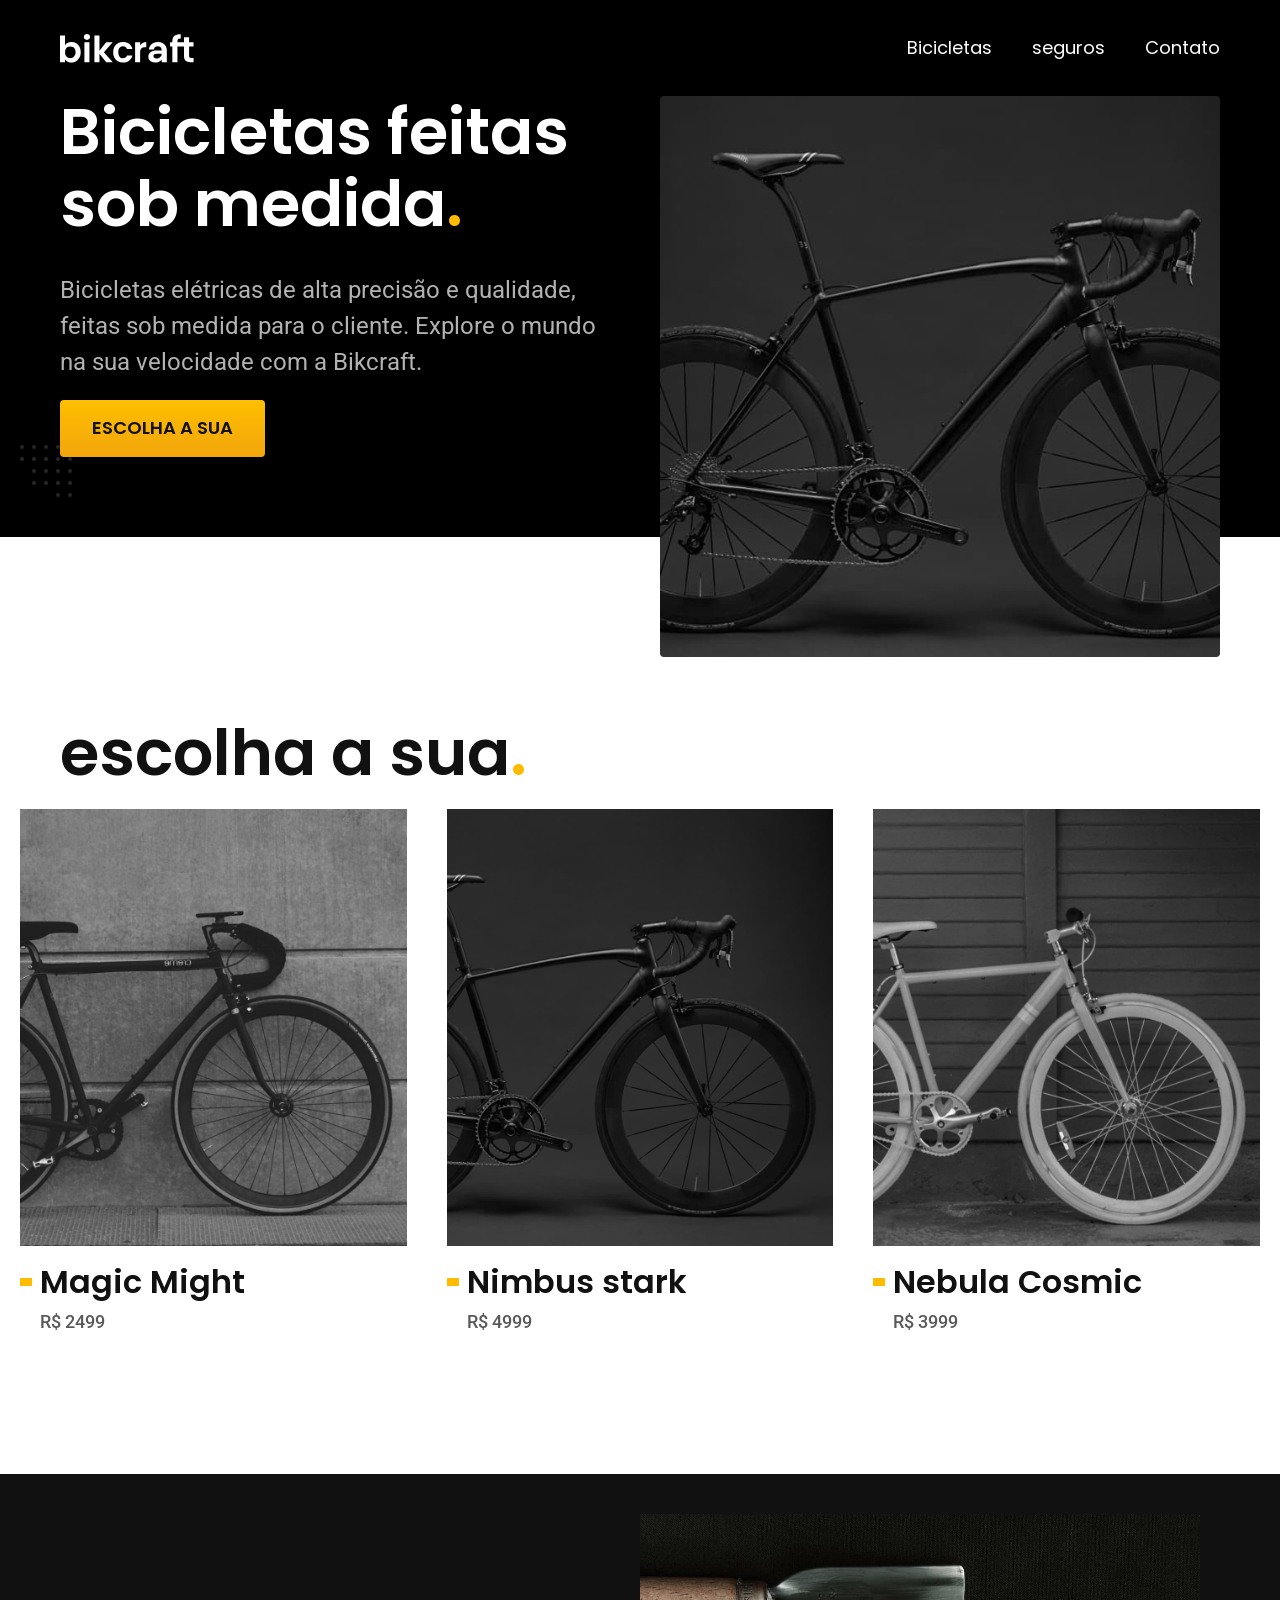
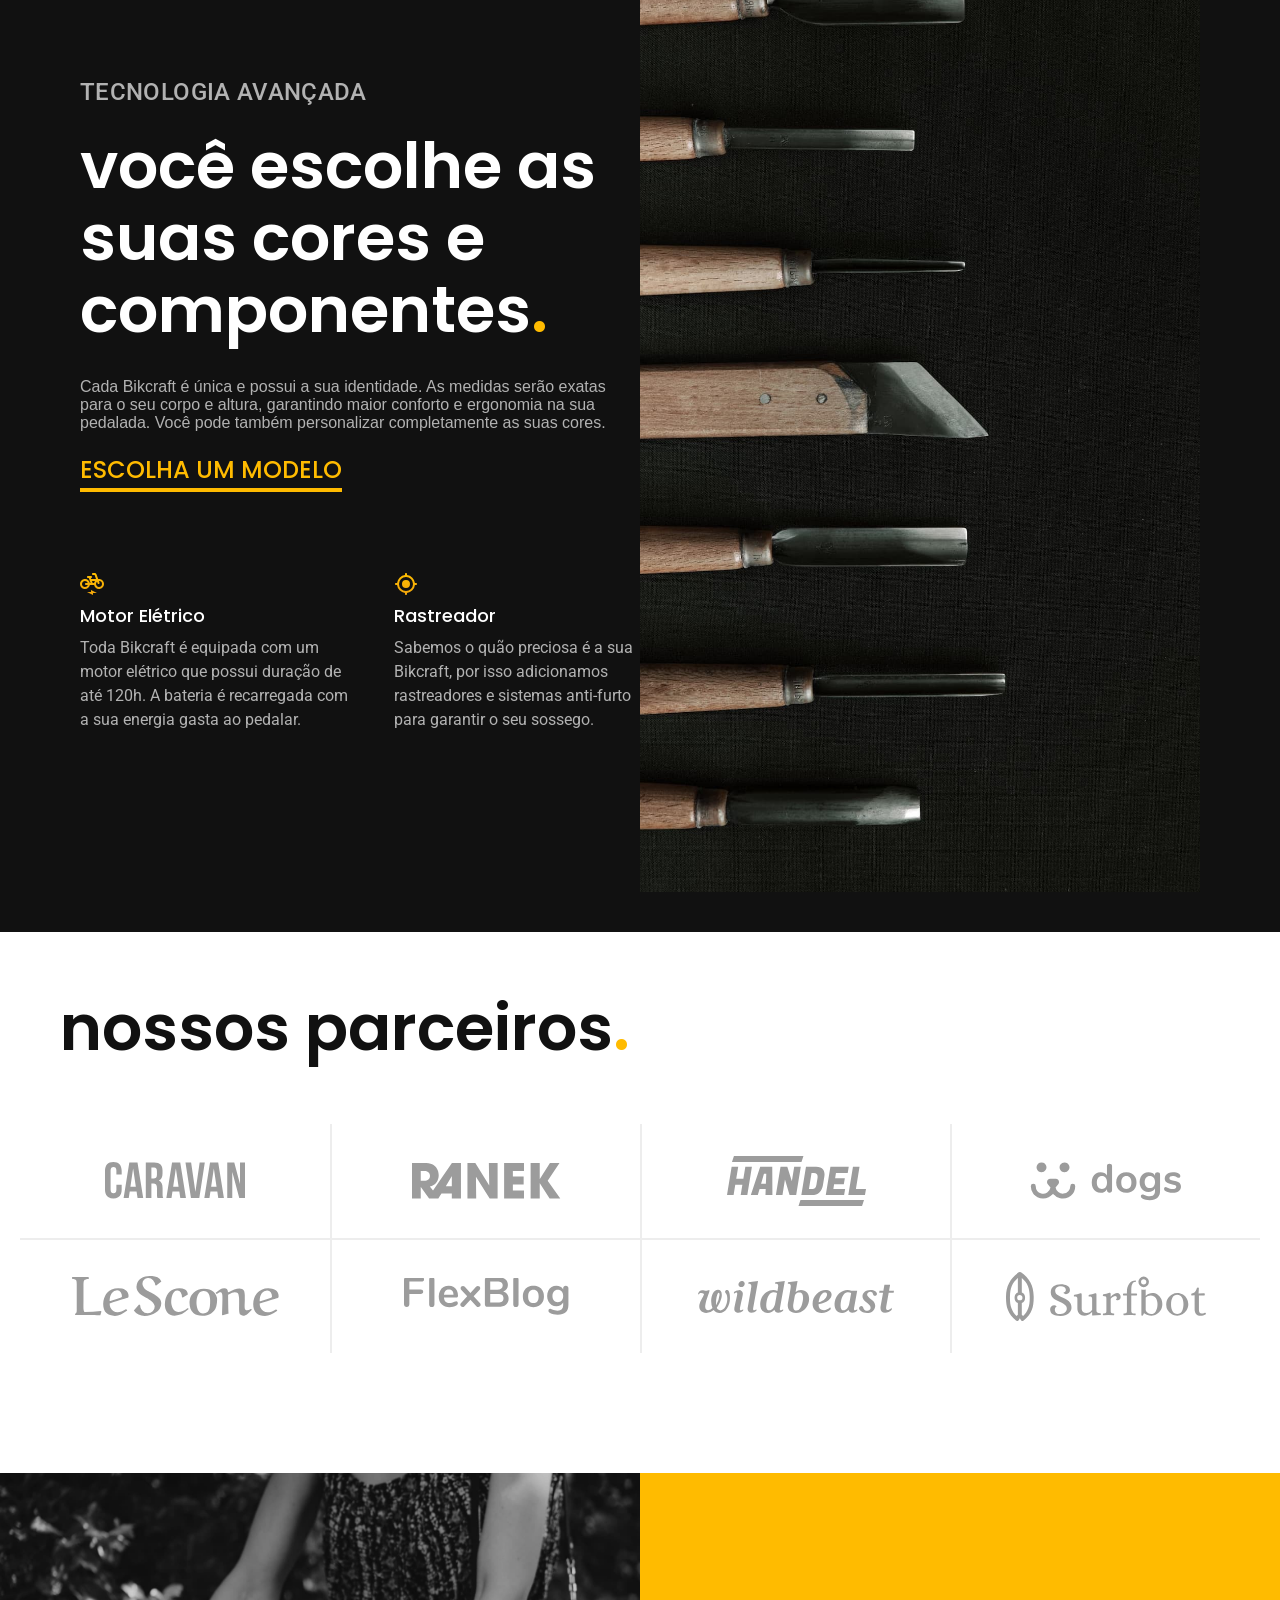
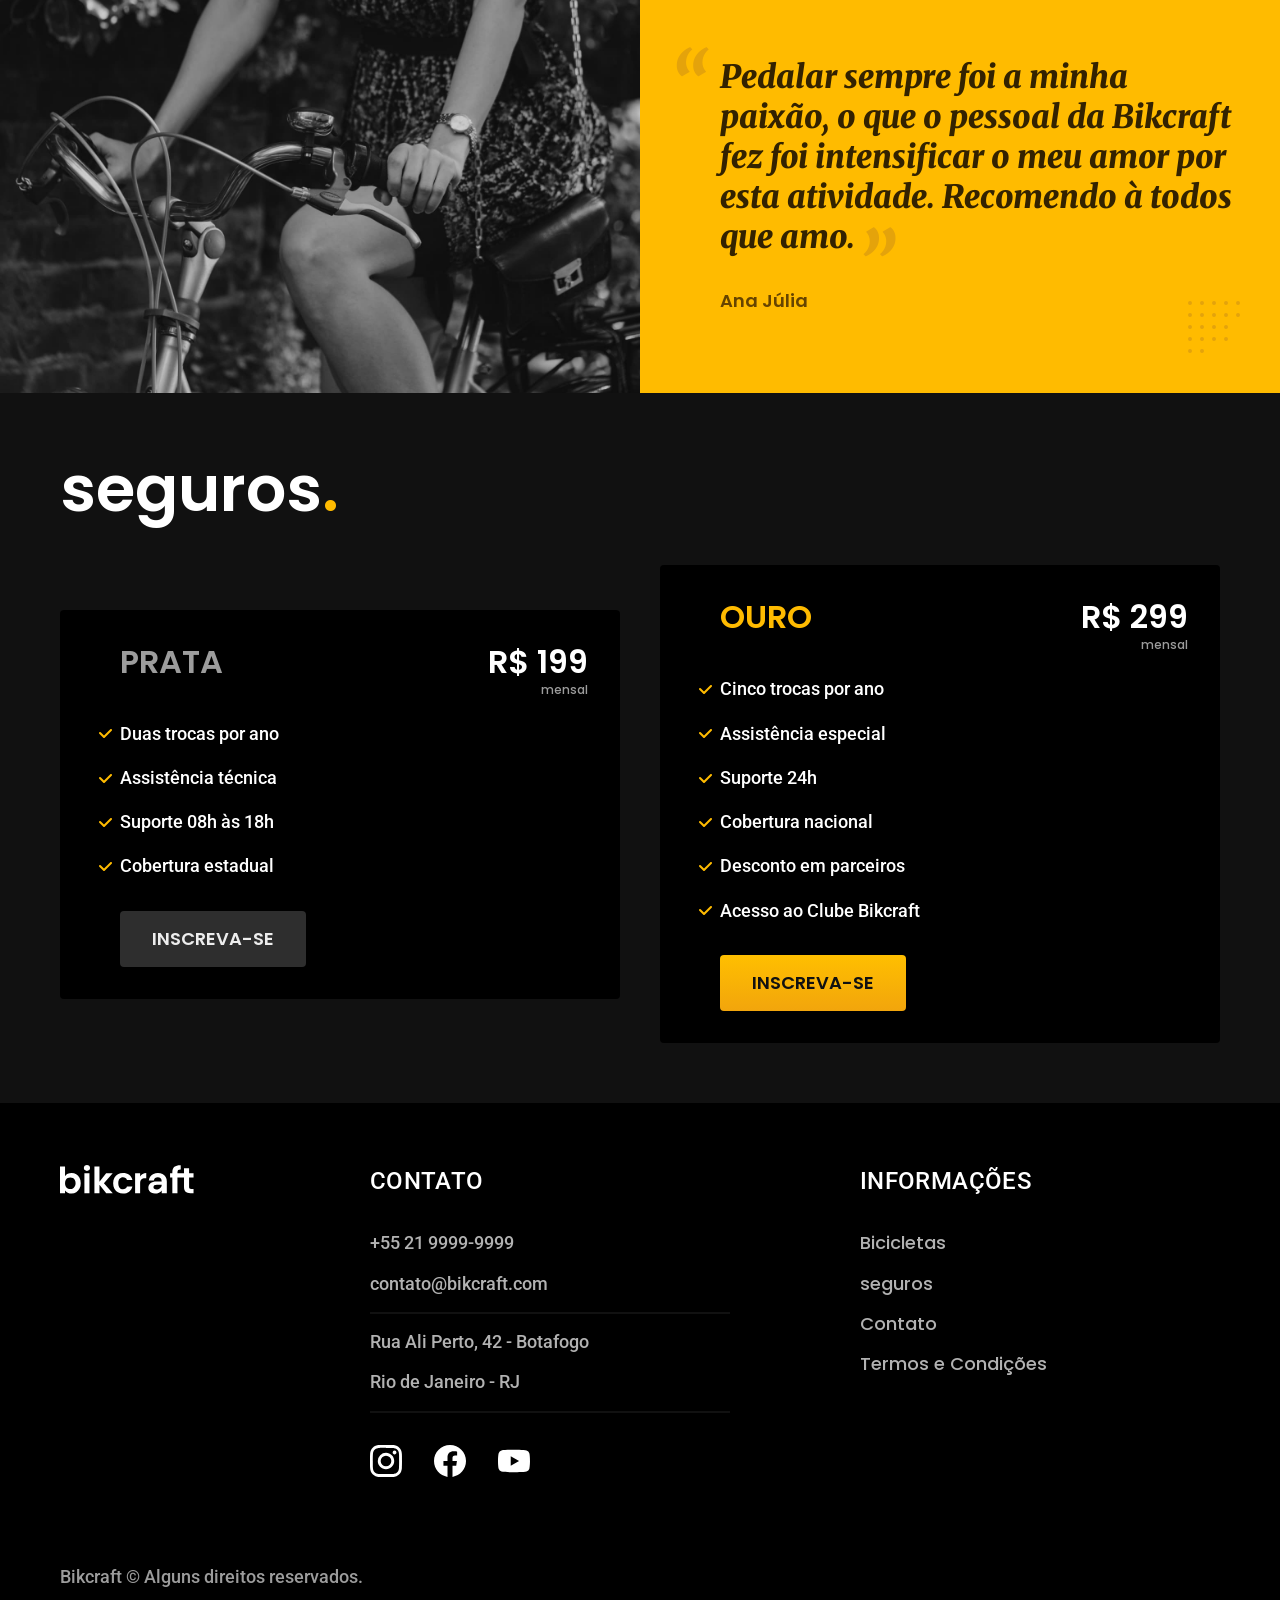
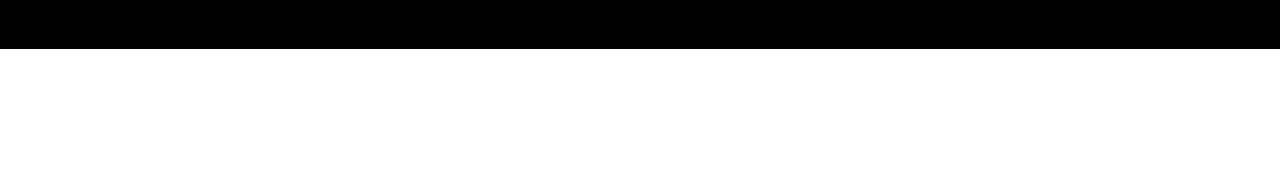
<file: index.html>
<!DOCTYPE html>
    <head lang="en">
        <meta charset="UTF-8">
        <meta name="viewport" content="width=device-width, initial-scale=1.0">
        <title>Bikcraft - Bicicletas elétricas</title>
        <meta name="description" content="Bicicletas elétricas de alta precisão e qualidade,  feitas sob medida para o cliente. Explore o mundo na sua velocidade com a Bikcraft.">
        <link rel="icon" href="./favicon.svg" type="image/svg+xml">
        <link rel="preload" href="./css/style.css" as="style">
        <link rel="stylesheet" href="./css/style.css">        
        <link rel="stylesheet" href="./css/global/header.css">
        <link rel="stylesheet" href="./css/global/global.css">
        <link rel="stylesheet" href="./css/home/introducao.css">
        <link rel="preconnect" href="https://fonts.googleapis.com">
        <link rel="preconnect" href="https://fonts.gstatic.com" crossorigin>
        <link rel="preconnect" href="https://fonts.googleapis.com">
        <link rel="preconnect" href="https://fonts.gstatic.com" crossorigin>
        <link href="https://fonts.googleapis.com/css2?family=Merriweather:ital,opsz,wght@0,18..144,300..900;1,18..144,300..900&family=Poppins:ital,wght@0,100;0,200;0,300;0,400;0,500;0,600;0,700;0,800;0,900;1,100;1,200;1,300;1,400;1,500;1,600;1,700;1,800;1,900&family=Roboto:ital,wght@0,100..900;1,100..900&display=swap" rel="stylesheet">

        <script>document.documentElement.classList.add("js")</script>
    <body>
    <header class="header-bg">
        <div class="header">
            <a href="./">
                <img src="./img/bikcraft.svg" width="136" height="32"  alt="Bikcraft">
            </a>
            <nav aria-label="primaria">
                <ul class="header-menu font-1-m cor-0">
                    <li><a href="./bicicletas.html">Bicicletas</a></li>
                    <li><a href="./seguros.html">seguros</a></li>
                    <li><a href="./contato.html">Contato</a></li>
                </ul>
    
            </nav>
        </div>
    </header>

    <main class="introducao-bg">
        <div class="introducao container">
            <div class="introducao-conteudo">
                <h1 class="font-1-xxl cor-0" data-anime="200">Bicicletas feitas sob medida<span class="cor-p1">.</span></h1>
                <p class="font-2-l cor-5 fadeInDown" data-anime="400">Bicicletas elétricas de alta precisão e qualidade,  feitas sob medida para o cliente. Explore o mundo na sua velocidade com a Bikcraft.</p>
                <a class="botao fadeInDown" data-anime="600">Escolha a sua</a>
            </div>
            <picture data-anime="800" class="fadeInDown" >
                <source media="(max-width: 800px)" srcset="./img/bicicletas/nimbus.jpg">
                <img src="./img/fotos/introducao.jpg" width="1280" height="1600" alt="Bicicleta elétrica preta.">
            </picture>
        </div>
    </main>

    <article class="bicicletas-lista">

        <h2 class="container font-1-xxl">escolha a sua<span class="cor-p1">.</span></h2>

        <ul>
            <li>
                <a href="./bicicletas/magic.html">
                    <img src="./img/bicicletas/magic-home.jpg" width="920" height="1040" alt="Bicicleta preta">
                    <h3 class="font-1-xl">Magic Might</h3>
                    <span class="font-2-m cor-8">R$ 2499</span>
                </a>
            </li>
            <li>
                <a href="./bicicletas/nimbus.html">
                    <img src="./img/bicicletas/nimbus-home.jpg" width="920" height="1040" alt="Bicicleta preta">
                    <h3 class="font-1-xl">Nimbus stark</h3>
                    <span class="font-2-m cor-8">R$ 4999</span>
                </a>
            </li>
            <li>
                <a href="./bicicletas/nebula.html">
                    <img src="./img/bicicletas/nebula-home.jpg" width="920" height="1040" alt="Bicicleta preta">
                    <h3 class="font-1-xl">Nebula Cosmic</h3>
                    <span class="font-2-m cor-8">R$ 3999</span>
                </a>
            </li>
        </ul>
    </article>


    <article class="tecnologia-bg">
        <div class="tecnologia container">
            <div class="tecnologia-conteudo">
                <span class="font-2-l-b cor-5">TECNOLOGIA AVANÇADA</span>
                <h2 class="font-1-xxl cor-0">você escolhe as suas cores e componentes<span class="cor-p1">.</span></h2>
                <p class="font-2-1 cor-5">Cada Bikcraft é única e possui a sua identidade. As medidas serão exatas para o seu corpo e altura, garantindo maior conforto e ergonomia na sua pedalada. Você pode também personalizar completamente as suas cores.</p>
                <a class="link" href="./bicicletas.html">Escolha um modelo</a>

                <div class="tecnologia-vantagens">
                    <div>
                        <img src="./img/icones/eletrica.svg" width="24" height="24" alt="">
                        <h3 class="font-1-m cor-0">Motor Elétrico</h3>
                        <p class="font-2-s cor-5">Toda Bikcraft é equipada com um motor elétrico que possui duração de até 120h. A bateria é recarregada com a sua energia gasta ao pedalar.</p>
                    </div>
    
                     <div>
                        <img src="./img/icones/rastreador.svg" width="24" height="24" alt="">
                        <h3  class="font-1-m cor-0">Rastreador</h3>
                        <p class="font-2-s cor-5">Sabemos o quão preciosa é a sua Bikcraft, por isso adicionamos rastreadores e sistemas anti-furto para garantir o seu sossego.</p>
                    </div>
                </div>
            </div>

            <div class="tecnologia-imagem">
                <img src="./img/fotos/tecnologia.jpg" width="1200" height="1920" alt="">
            </div>
        </div>
    </article>

    <section class="parceiros" aria-label="Nossos parceiros">
        <h2 class="container font-1-xxl">nossos parceiros<span class="cor-p1">.</span></h2>
        
        <ul>
            <li><img src="./img/parceiros/caravan.svg" width="140" height="38" alt="caravan"></li>
            <li><img src="./img/parceiros/ranek.svg" width="149" height="36" alt="renek"></li>
            <li><img src="./img/parceiros/handel.svg" width="139" height="50" alt="handel"></li>
            <li><img src="./img/parceiros/dogs.svg" width="152" height="39" alt="dogs"></li>
            <li><img src="./img/parceiros/lescone.svg" width="208" height="41" alt="lescone"></li>
            <li><img src="./img/parceiros/flexblog.svg" width="165" height="38" alt="flexblog"></li>
            <li><img src="./img/parceiros/wildbeast.svg" width="196" height="34" alt="wildbeast"></li>
            <li><img src="./img/parceiros/surfbot.svg" width="200" height="49" alt="surfbot"></li>
        </ul>
    </section>

    <section class="depoimento" aria-label="Depoimento">
        <div>
            <img src="./img/fotos/depoimento.jpg" width="1560" height="1360" alt="Pessoa pedalando uma Bicicleta bikcraft">
        </div>
        <div class="depoimento-conteudo">
            <blockquote>
                <p class="font-1-xl cor-p5">
                    Pedalar sempre foi a minha paixão, o que o pessoal da Bikcraft fez foi intensificar o meu amor por esta atividade. Recomendo à todos que amo.
                </p>
            </blockquote>
            <span class="font-1-m-b cor-p4">Ana Júlia</span>
        </div>
    </section>

    <article class="seguros-bg">
        <div class="seguros container">
            <h2 class="font-1-xxl cor-0">seguros<span class="cor-p1">.</span></h2>
            <div class="seguros-item">
                <h3 class="font-1-xl cor-6">PRATA</h3>
                <span class="font-1-xl cor-0">R$ 199 <span class="font-1-xs cor-6">mensal</span></span>
                <ul class="font-2-m cor-0">
                    <li>Duas trocas por ano</li>
                    <li>Assistência técnica</li>
                    <li>Suporte 08h às 18h</li>
                    <li>Cobertura estadual</li>
                </ul>
                <a class="botao secundario" href="./orcamento.html">Inscreva-se</a>
            </div>
            
            
            <div class="seguros-item">
                <h3 class="font-1-xl cor-p1">OURO</h3>
                <span class="font-1-xl cor-0">R$ 299 <span class="font-1-xs cor-6">mensal</span></span>
                <ul class="font-2-m cor-0">
                    <li>Cinco trocas por ano</li>
                    <li>Assistência especial</li>
                    <li>Suporte 24h</li>
                    <li>Cobertura nacional</li>
                    <li>Desconto em parceiros</li>
                    <li>Acesso ao Clube Bikcraft</li>
                </ul>
                <a class="botao" href="./orcamento.html">Inscreva-se</a>
            </div>
        </div>
    </article>

    <footer class="footer-bg">
        <div class="footer container">
            <img src="/img/bikcraft.svg" width="136" height="32" alt="Bikcraft">
            <div class="footer-contato">
                <h3 class="font-2-l-b cor-0">Contato</h3>
                <ul class="font-2-m cor-5">
                    <li><a href="tel:+552199999999">+55 21 9999-9999</a></li>
                    <li><a href="mailto:contato@bikcraft.com">contato@bikcraft.com</a></li>
                    <li>Rua Ali Perto, 42 - Botafogo</li>
                    <li>Rio de Janeiro - RJ</li>
                </ul>
                <div class="footer-redes">
                    <a href="./"><img src="./img/redes/instagram.svg" width="32" height="32" alt="instagram"></a>
                    <a href="./"><img src="./img/redes/facebook.svg" width="32" height="32" alt="facebook"></a>
                    <a href="./"><img src="./img/redes/youtube.svg" width="32" height="32" alt="youtube"></a>
                </div>
            </div>

            <div class="footer-informacoes">
                <h3 class="font-2-l-b cor-0">informações</h3>
                <nav>
                    <ul class="font-1-m cor-5">
                        <li><a href="./bicicletas.html">Bicicletas</a></li>
                        <li><a href="./seguros.html">seguros</a></li>
                        <li><a href="./contato.html">Contato</a></li>
                        <li><a href="./termos.html">Termos e Condições</a></li>
                    </ul>
                </nav>
            </div>
            <p class="footer-copy font-2-m cor-6">Bikcraft © Alguns direitos reservados.</p>
        </div>
    </footer>

    <script src="./js/plugin/simple-anime.js"></script>
    <script src="./js/script.js"></script>
</body>
</html>
</file>
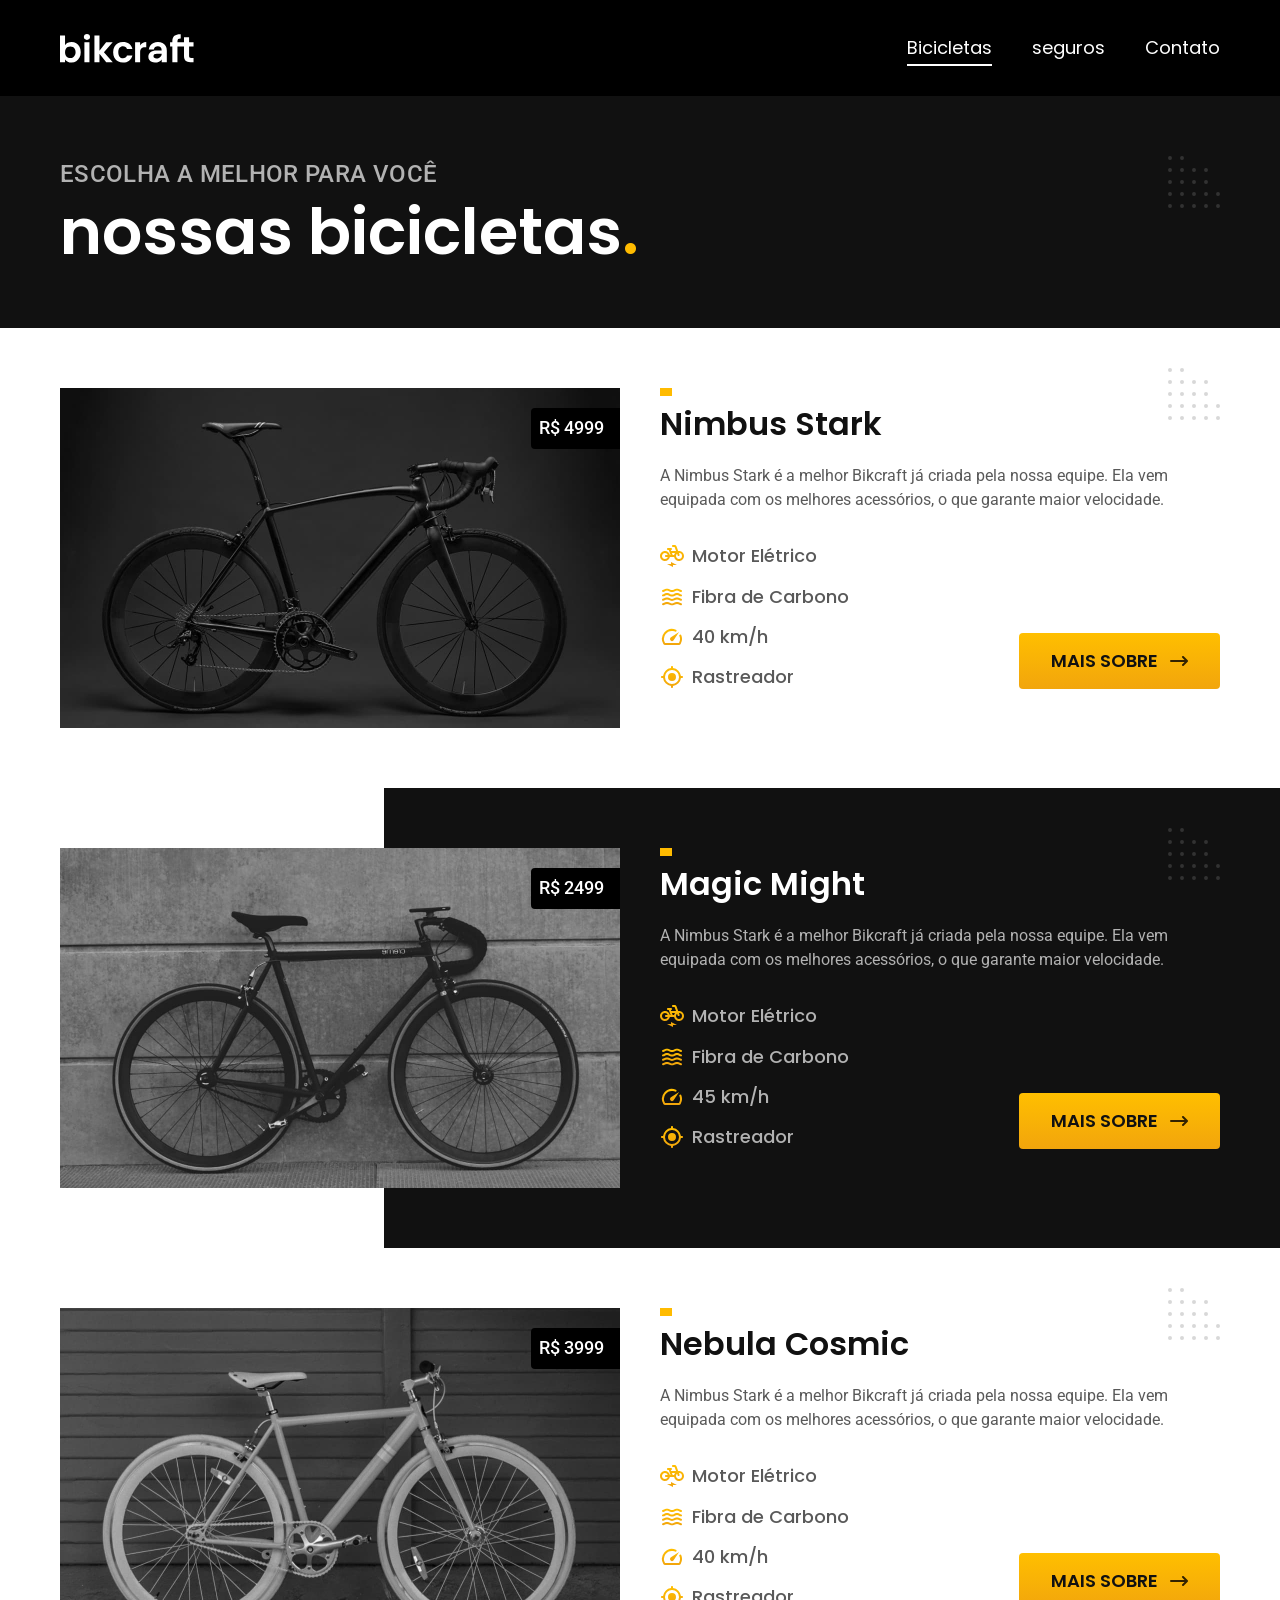
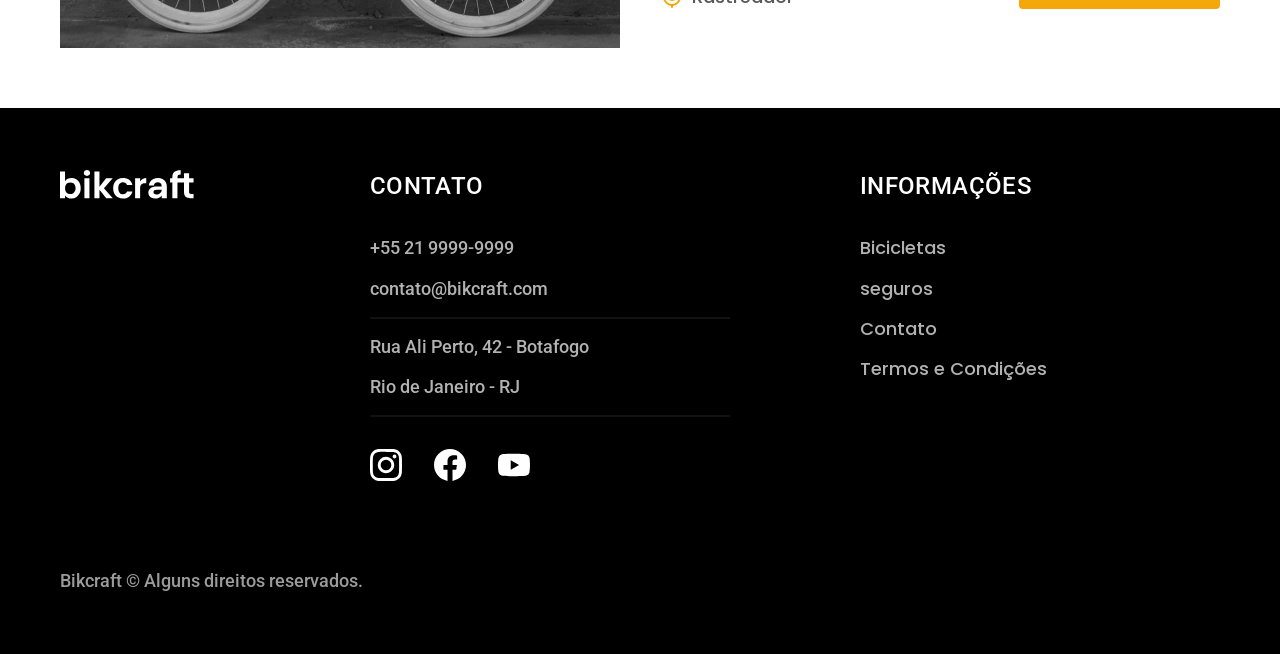
<file: bicicletas.html>
<!DOCTYPE html>
    <head lang="en">
        <meta charset="UTF-8">
        <meta name="viewport" content="width=device-width, initial-scale=1.0">
        <title>Bicicletas | Bikcraft</title>
        <meta name="description" content="Termos e Condições">
            <link rel="icon" href="./favicon.svg" type="image/svg+xml">
        <link rel="preload" href="./css/style.css" as="style">
        <link rel="stylesheet" href="./css/style.css">        
        <link rel="stylesheet" href="./css/global/header.css">
        <link rel="stylesheet" href="./css/global/global.css">
        <link rel="stylesheet" href="./css/home/introducao.css">
        <link rel="preconnect" href="https://fonts.googleapis.com">
        <link rel="preconnect" href="https://fonts.gstatic.com" crossorigin>
        <link rel="preconnect" href="https://fonts.googleapis.com">
        <link rel="preconnect" href="https://fonts.gstatic.com" crossorigin>
        <link href="https://fonts.googleapis.com/css2?family=Merriweather:ital,opsz,wght@0,18..144,300..900;1,18..144,300..900&family=Poppins:ital,wght@0,100;0,200;0,300;0,400;0,500;0,600;0,700;0,800;0,900;1,100;1,200;1,300;1,400;1,500;1,600;1,700;1,800;1,900&family=Roboto:ital,wght@0,100..900;1,100..900&display=swap" rel="stylesheet">

     <script> document.documentElement.classList.add("js")</script>
    <body id="bicicletas">
    <header class="header-bg">
        <div class="header">
            <a href="./">
                <img src="./img/bikcraft.svg" alt="Bikcraft">
            </a>
            <nav aria-label="primaria">
                <ul class="header-menu font-1-m cor-0">
                    <li><a href="./bicicletas.html">Bicicletas</a></li>
                    <li><a href="./seguros.html">seguros</a></li>
                    <li><a href="./contato.html">Contato</a></li>
                </ul>
    
            </nav>
        </div>
    </header>


    <main>
        <div class="titulo-bg">
            <div class="titulo container">
                <p class="font-2-l-b cor-5">Escolha a melhor para você</p>
                <h1 class="font-1-xxl cor-0">nossas bicicletas<span class="cor-p1">.</span></h1>
            </div>
        </div>

            <div class="bicicletas container">
                <div class="bicicletas-imagem">
                    <img src="./img/bicicletas/nimbus.jpg" alt="Bicicleta preta">
                    <span class="font-2-m cor-0">R$ 4999</span>
                </div>
                <div class="bicicletas-conteudo">
                    <h2 class="font-1-xl">Nimbus Stark</h2>
                    <p class="font-2-s cor-8">A Nimbus Stark é a melhor Bikcraft já criada pela nossa equipe. Ela vem equipada com os melhores acessórios, o que garante maior velocidade.</p>
                    <ul class="font-1-m cor-8">
                        <li>
                            <img src="./img/icones/eletrica.svg" alt="">
                            Motor Elétrico
                        </li>
                         <li>
                            <img src="./img/icones/carbono.svg" alt="">
                            Fibra de Carbono
                        </li>
                         <li>
                            <img src="./img/icones/velocidade.svg" alt="">
                            40 km/h
                        </li>
                         <li>
                            <img src="./img/icones/rastreador.svg" alt="">
                            Rastreador
                        </li>
                    </ul>
                    <a class="botao seta" href="./bicicletas/nimbus.html">Mais Sobre</a>
                </div>
            </div>


          <div class="bicicletas-bg">
            <div class="bicicletas container">
                <div class="bicicletas-imagem">
                    <img src="./img/bicicletas/magic.jpg" alt="Bicicleta preta">
                    <span class="font-2-m cor-0">R$ 2499</span>
                </div>
                <div class="bicicletas-conteudo">
                    <h2 class="font-1-xl cor-0">Magic Might</h2>
                    <p class="font-2-s cor-5">A Nimbus Stark é a melhor Bikcraft já criada pela nossa equipe. Ela vem equipada com os melhores acessórios, o que garante maior velocidade.</p>
                    <ul class="font-1-m cor-5">
                        <li>
                            <img src="./img/icones/eletrica.svg" alt="">
                            Motor Elétrico
                        </li>
                         <li>
                            <img src="./img/icones/carbono.svg" alt="">
                            Fibra de Carbono
                        </li>
                         <li>
                            <img src="./img/icones/velocidade.svg" alt="">
                            45 km/h
                        </li>
                         <li>
                            <img src="./img/icones/rastreador.svg" alt="">
                            Rastreador
                        </li>
                    </ul>
                     <a class="botao seta" href="./bicicletas/magic.html">Mais Sobre</a>
                </div>
            </div>
          </div>


            <div class="bicicletas container">
                <div class="bicicletas-imagem">
                    <img src="./img/bicicletas/nebula.jpg" alt="Bicicleta preta">
                    <span class="font-2-m cor-0">R$ 3999</span>
                </div>
                <div class="bicicletas-conteudo">
                    <h2 class="font-1-xl">Nebula Cosmic</h2>
                    <p class="font-2-s cor-8">A Nimbus Stark é a melhor Bikcraft já criada pela nossa equipe. Ela vem equipada com os melhores acessórios, o que garante maior velocidade.</p>
                    <ul class="font-1-m cor-8">
                        <li>
                            <img src="./img/icones/eletrica.svg" alt="">
                            Motor Elétrico
                        </li>
                         <li>
                            <img src="./img/icones/carbono.svg" alt="">
                            Fibra de Carbono
                        </li>
                         <li>
                            <img src="./img/icones/velocidade.svg" alt="">
                            40 km/h
                        </li>
                         <li>
                            <img src="./img/icones/rastreador.svg" alt="">
                            Rastreador
                        </li>
                    </ul>
                     <a class="botao seta" href="./bicicletas/nebula.html">Mais Sobre</a>
                </div>
            </div>
        
    </main>



     <footer class="footer-bg">
        <div class="footer container">
            <img src="/img/bikcraft.svg" alt="Bikcraft">
            <div class="footer-contato">
                <h3 class="font-2-l-b cor-0">Contato</h3>
                <ul class="font-2-m cor-5">
                    <li><a href="tel:+552199999999">+55 21 9999-9999</a></li>
                    <li><a href="mailto:contato@bikcraft.com">contato@bikcraft.com</a></li>
                    <li>Rua Ali Perto, 42 - Botafogo</li>
                    <li>Rio de Janeiro - RJ</li>
                </ul>
                <div class="footer-redes">
                    <a href="./"><img src="./img/redes/instagram.svg" alt="instagram"></a>
                    <a href="./"><img src="./img/redes/facebook.svg" alt="facebook"></a>
                    <a href="./"><img src="./img/redes/youtube.svg" alt="youtube"></a>
                </div>
            </div>

            <div class="footer-informacoes">
                <h3 class="font-2-l-b cor-0">informações</h3>
                <nav>
                    <ul class="font-1-m cor-5">
                        <li><a href="./bicicletas.html">Bicicletas</a></li>
                        <li><a href="./seguros.html">seguros</a></li>
                        <li><a href="./contato.html">Contato</a></li>
                        <li><a href="./termos.html">Termos e Condições</a></li>
                    </ul>
                </nav>
            </div>
            <p class="footer-copy font-2-m cor-6">Bikcraft © Alguns direitos reservados.</p>
        </div>
    </footer>

    <script src="./js/script.js"></script>

</body>
</html>
</file>
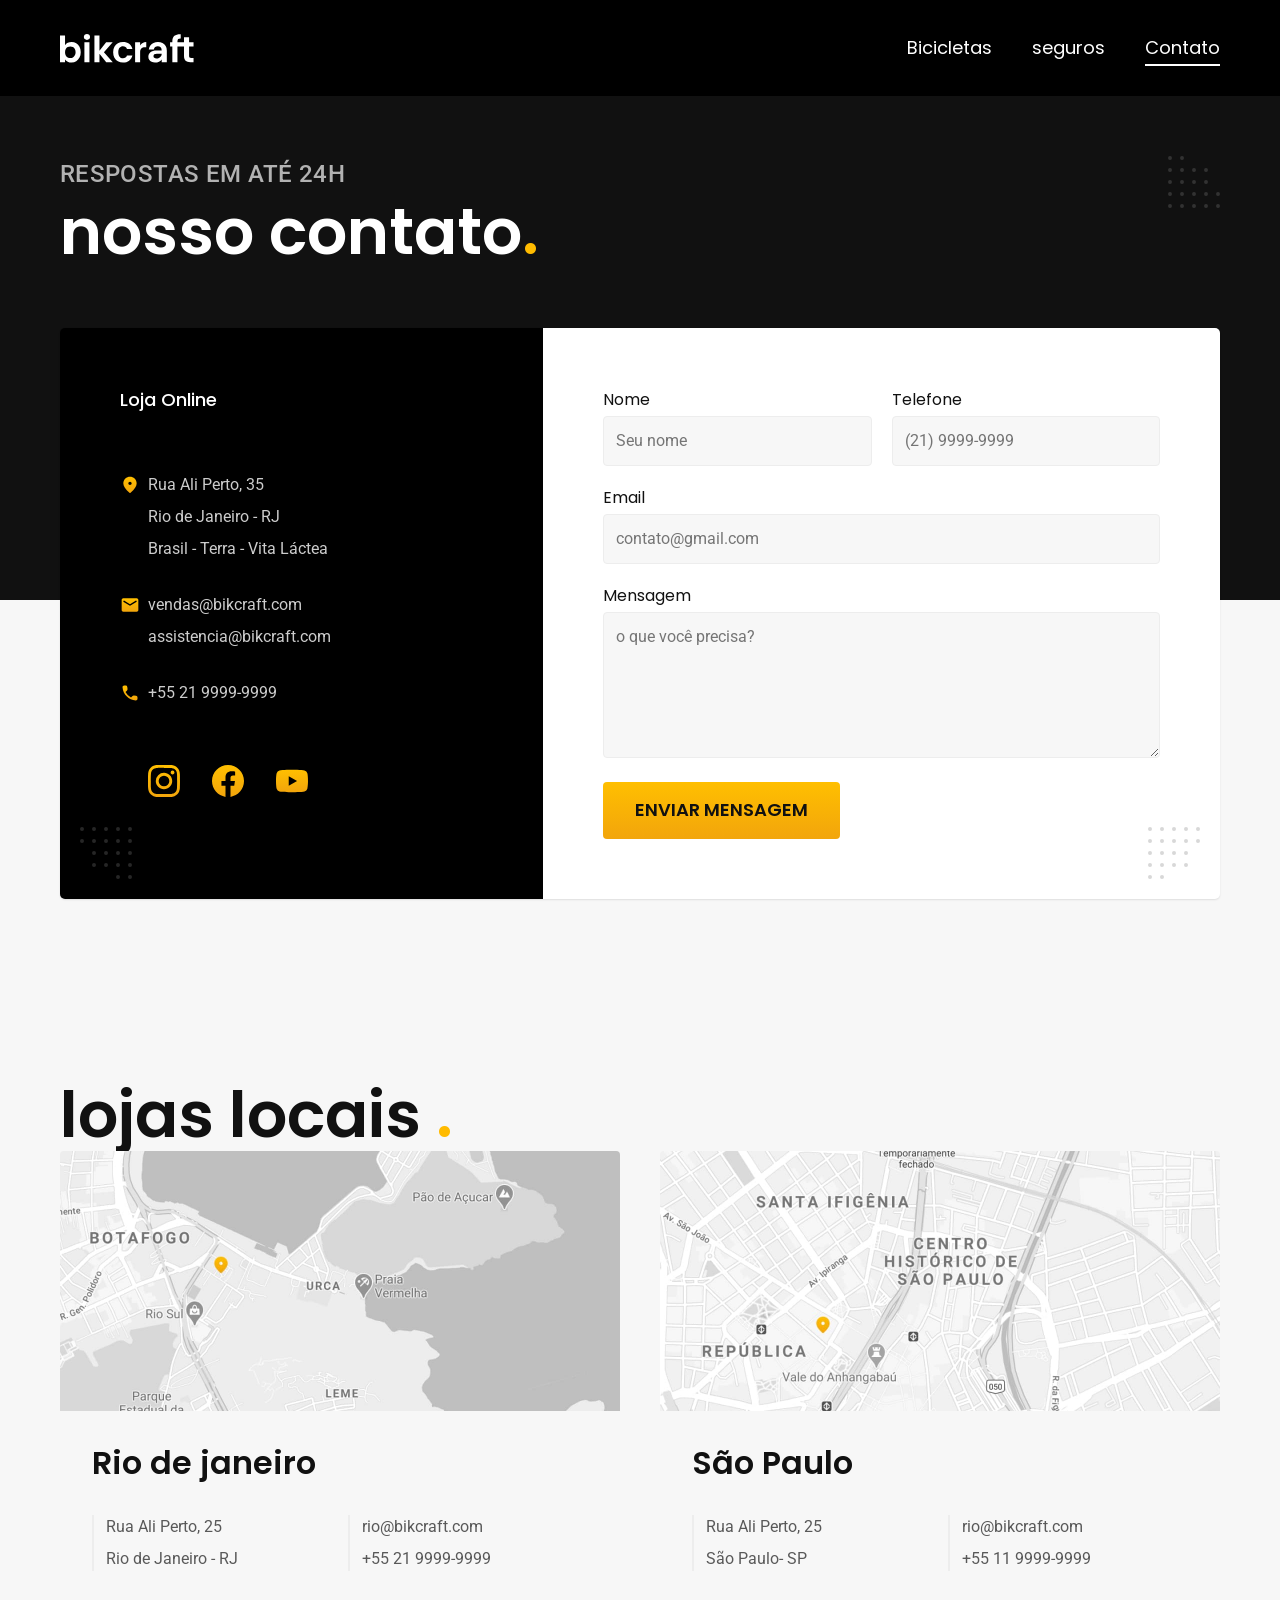
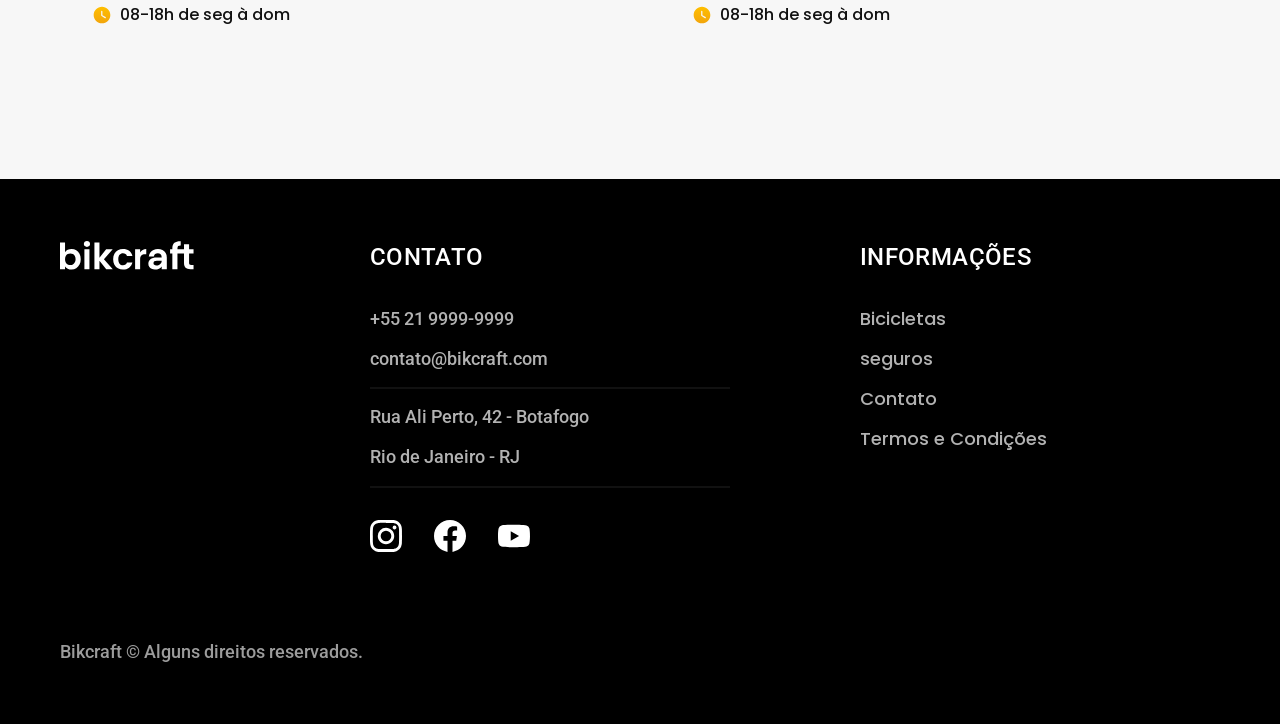
<file: contato.html>
<!DOCTYPE html>
    <head lang="en">
        <meta charset="UTF-8">
        <meta name="viewport" content="width=device-width, initial-scale=1.0">
        <title>Contato | Bikcraft</title>
        <meta name="description" content="Termos e Condições">
            <link rel="icon" href="./favicon.svg" type="image/svg+xml">
        <link rel="preload" href="./css/style.css" as="style">
        <link rel="stylesheet" href="./css/style.css">        
        <link rel="stylesheet" href="./css/global/header.css">
        <link rel="stylesheet" href="./css/global/global.css">
        <link rel="stylesheet" href="./css/home/introducao.css">
        <link rel="preconnect" href="https://fonts.googleapis.com">
        <link rel="preconnect" href="https://fonts.gstatic.com" crossorigin>
        <link rel="preconnect" href="https://fonts.googleapis.com">
        <link rel="preconnect" href="https://fonts.gstatic.com" crossorigin>
        <link href="https://fonts.googleapis.com/css2?family=Merriweather:ital,opsz,wght@0,18..144,300..900;1,18..144,300..900&family=Poppins:ital,wght@0,100;0,200;0,300;0,400;0,500;0,600;0,700;0,800;0,900;1,100;1,200;1,300;1,400;1,500;1,600;1,700;1,800;1,900&family=Roboto:ital,wght@0,100..900;1,100..900&display=swap" rel="stylesheet">

     <script> document.documentElement.classList.add("js")</script>
    <body id="contato">
    <header class="header-bg">
        <div class="header">
            <a href="./">
                <img src="./img/bikcraft.svg" alt="Bikcraft">
            </a>
            <nav aria-label="primaria">
                <ul class="header-menu font-1-m cor-0">
                    <li><a href="./bicicletas.html">Bicicletas</a></li>
                    <li><a href="./seguros.html">seguros</a></li>
                    <li><a href="./contato.html">Contato</a></li>
                </ul>
    
            </nav>
        </div>
    </header>


    <main>
        <div class="titulo-bg">
            <div class="titulo container">
                <p class="font-2-l-b cor-5">respostas em até 24h</p>
                <h1 class="font-1-xxl cor-0">nosso contato<span class="cor-p1">.</span></h1>
            </div>
        </div>

        <div class="contato container">
            <section class="contato-dados" aria-label="Endereço">
                <h2 class="font-1-m cor-0">Loja Online</h2>
                <div class="contato-endereco font-2-s cor-4">
                    <p>Rua Ali Perto, 35</p>
                    <p>Rio de Janeiro - RJ</p>
                    <p>Brasil - Terra - Vita Láctea</p>
                </div>

                <address class="contato-meios font-2-s cor-4">
                    <a href="mailto:vendas@bikcraft.com">vendas@bikcraft.com</a>
                    <a href="mailto:assistencia@bikcraft.com">assistencia@bikcraft.com</a>
                    <a href="tel:+552199999999">+55 21 9999-9999</a>
                </address>

                <div class="contato-redes">
                    <a href="./"><img src="./img/redes/instagram-p.svg" alt="instagram"></a>
                    <a href="./"><img src="./img/redes/facebook-p.svg" alt="facebook"></a>
                    <a href="./"><img src="./img/redes/youtube-p.svg" alt="youtube"></a>
                </div>
            </section>

            <section class="contato-formulario" aria-label="Formulário">
                <form class="form" action="./contato.html">
                    <div>
                        <label for="nome">Nome</label>
                        <input type="text" id="nome" name="nome" placeholder="Seu nome">
                    </div>
                    <div>
                        <label for="telefone">Telefone</label>
                        <input type="text" id="telefone" name="telefone" placeholder="(21) 9999-9999">
                    </div>
                     <div class="col-2">
                        <label for="email">Email</label>
                        <input type="email" id="email" name="email" placeholder="contato@gmail.com">
                    </div>
                    <div class="col-2">
                        <label for="mensagem">Mensagem</label>
                        <textarea rows="5" id="mensagem" name="mensagem" placeholder="o que você precisa?"></textarea>
                    </div>
                    <button class="botao col-2">Enviar Mensagem</button>
                </form>
            </section>
        </div>
    </main>

    <article class="lojas container">
        <h2 class="font-1-xxl">lojas locais <span class="cor-p1">.</span></h2>
        <div class="lojas-itens">
            <img src="./img/lojas/rj.jpg" alt="mapa marcando o endreço em Rua Ali perto, 25 - Rio de Janeiro - RJ">
            
            <div class="lojas-conteudo">
                <h3 class="font-1-xl">Rio de janeiro</h3>
                <div class="lojas-dados font-2-s cor-8">
                    <p>Rua Ali Perto, 25</p>
                    <p>Rio de Janeiro - RJ</p>
                </div>
                <div class="lojas-dados font-2-s cor-8">
                    <a href="mailto:rj@bikcraft.com">rio@bikcraft.com</a>
                    <a href="tel:+552199999999">+55 21 9999-9999</a>
                </div>
                <p class="lojas-tempo font-1-s"><img src="./img/icones/horario.svg" alt="">08-18h de seg à dom</p>
            </div>
        </div>

        <div class="lojas-itens">
            <img src="./img/lojas/sp.jpg" alt="mapa marcando o endreço em Rua Ali perto, 25 - São Paulo - SP">
            <div class="lojas-conteudo">
                  <h3 class="font-1-xl">São Paulo</h3>
                <div class="lojas-dados font-2-s cor-8">
                    <p>Rua Ali Perto, 25</p>
                    <p>São Paulo- SP</p>
                </div>
                <div class="lojas-dados font-2-s cor-8">
                    <a href="mailto:sp@bikcraft.com">rio@bikcraft.com</a>
                    <a href="tel:+551199999999">+55 11 9999-9999</a>
                </div>
                <p class="lojas-tempo font-1-s"><img src="./img/icones/horario.svg" alt="">08-18h de seg à dom</p>
            </div>
        </div>
    </article>


     <footer class="footer-bg">
        <div class="footer container">
            <img src="/img/bikcraft.svg" alt="Bikcraft">
            <div class="footer-contato">
                <h3 class="font-2-l-b cor-0">Contato</h3>
                <ul class="font-2-m cor-5">
                    <li><a href="tel:+552199999999">+55 21 9999-9999</a></li>
                    <li><a href="mailto:contato@bikcraft.com">contato@bikcraft.com</a></li>
                    <li>Rua Ali Perto, 42 - Botafogo</li>
                    <li>Rio de Janeiro - RJ</li>
                </ul>
                <div class="footer-redes">
                    <a href="./"><img src="./img/redes/instagram.svg" alt="instagram"></a>
                    <a href="./"><img src="./img/redes/facebook.svg" alt="facebook"></a>
                    <a href="./"><img src="./img/redes/youtube.svg" alt="youtube"></a>
                </div>
            </div>

            <div class="footer-informacoes">
                <h3 class="font-2-l-b cor-0">informações</h3>
                <nav>
                    <ul class="font-1-m cor-5">
                        <li><a href="./bicicletas.html">Bicicletas</a></li>
                        <li><a href="./seguros.html">seguros</a></li>
                        <li><a href="./contato.html">Contato</a></li>
                        <li><a href="./termos.html">Termos e Condições</a></li>
                    </ul>
                </nav>
            </div>
            <p class="footer-copy font-2-m cor-6">Bikcraft © Alguns direitos reservados.</p>
        </div>
    </footer>
<script src="./js/script.js"></script>

</body>
</html>
</file>
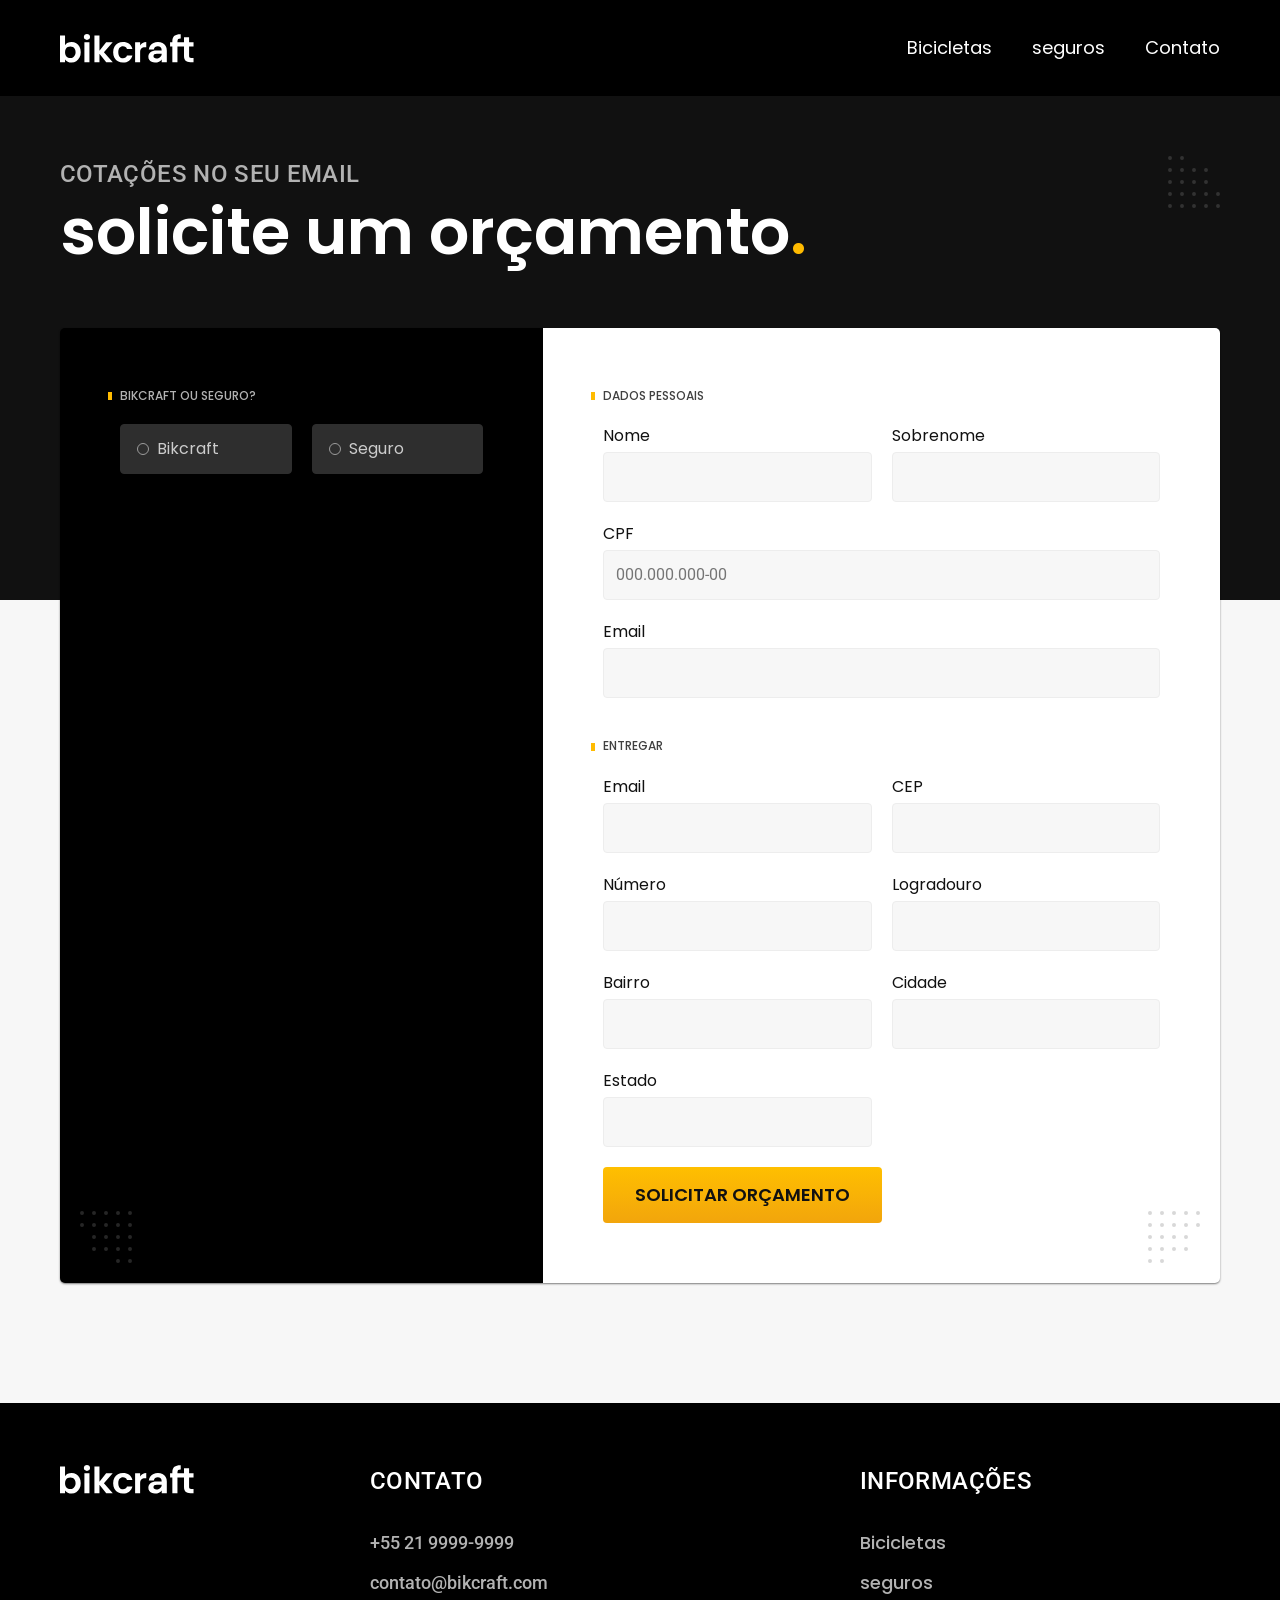
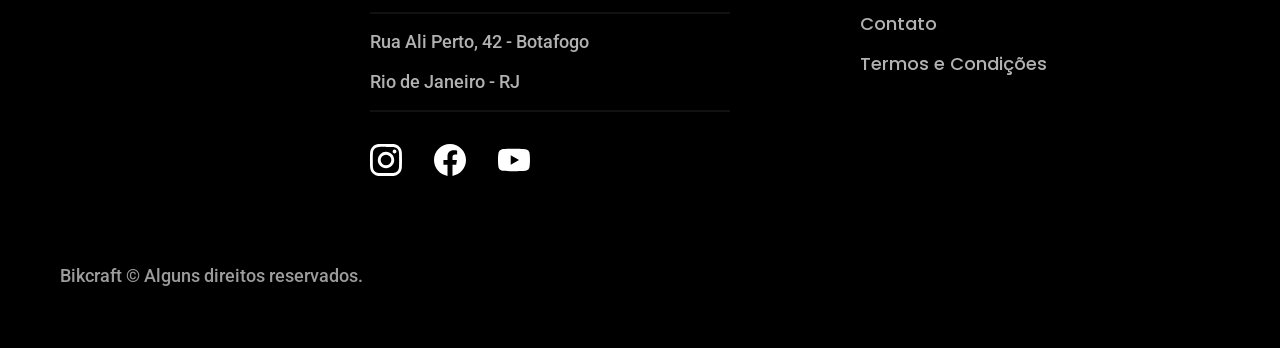
<file: orcamento.html>
<!DOCTYPE html>
    <head lang="en">
        <meta charset="UTF-8">
        <meta name="viewport" content="width=device-width, initial-scale=1.0">
        <title>Orçamento | Bikcraft</title>
        <meta name="description" content="Termos e Condições">
            <link rel="icon" href="./favicon.svg" type="image/svg+xml">
        <link rel="preload" href="./css/style.css" as="style">
        <link rel="stylesheet" href="./css/style.css">        
        <link rel="stylesheet" href="./css/global/header.css">
        <link rel="stylesheet" href="./css/global/global.css">
        <link rel="stylesheet" href="./css/home/introducao.css">
        <link rel="preconnect" href="https://fonts.googleapis.com">
        <link rel="preconnect" href="https://fonts.gstatic.com" crossorigin>
        <link rel="preconnect" href="https://fonts.googleapis.com">
        <link rel="preconnect" href="https://fonts.gstatic.com" crossorigin>
        <link href="https://fonts.googleapis.com/css2?family=Merriweather:ital,opsz,wght@0,18..144,300..900;1,18..144,300..900&family=Poppins:ital,wght@0,100;0,200;0,300;0,400;0,500;0,600;0,700;0,800;0,900;1,100;1,200;1,300;1,400;1,500;1,600;1,700;1,800;1,900&family=Roboto:ital,wght@0,100..900;1,100..900&display=swap" rel="stylesheet">

     <script> document.documentElement.classList.add("js")</script>
    <body id="orcamento">
    <header class="header-bg">
        <div class="header">
            <a href="./">
                <img src="./img/bikcraft.svg" alt="Bikcraft">
            </a>
            <nav aria-label="primaria">
                <ul class="header-menu font-1-m cor-0">
                    <li><a href="./bicicletas.html">Bicicletas</a></li>
                    <li><a href="./seguros.html">seguros</a></li>
                    <li><a href="./contato.html">Contato</a></li>
                </ul>
    
            </nav>
        </div>
    </header>


    <main>
        <div class="titulo-bg">
            <div class="titulo container">
                <p class="font-2-l-b cor-5">COTAÇÕES NO SEU EMAIL</p>
                <h1 class="font-1-xxl cor-0">solicite um orçamento<span class="cor-p1">.</span></h1>
            </div>
        </div>

        <form class="orcamento container" action="./"> 
            <div class="orcamento-produto">
                <h2 class="font-1-xs cor-5">Bikcraft ou Seguro?</h2>

                <input type="radio" name="tipo"  value="bikcraft" id="bikcraft">
                <label for="bikcraft">Bikcraft</label>

                <input type="radio" name="tipo"  value="seguro" id="seguro">
                <label for="seguro">Seguro</label>

                <div class="orcamento-conteudo" id="orcamento-bikcraft">
                    <h2 class="font-1-xs cor-5">Escolha a sua</h2>

                    <input type="radio" name="produto"  value="nimbus" id="nimbus">
                    <label for="nimbus">Nimbus Stark <span>R$ 4999</span></label>
                    <div class="orcamento-detalhes"> 
                        <ul class="font-1-xs cor-8">
                            <li><img src="./img/icones/eletrica.svg" alt="">Motor Elétrico</li>
                            <li><img src="./img/icones/carbono.svg" alt="">Fibra de Carbono</li>
                            <li><img src="./img/icones/velocidade.svg" alt="">50 km/h</li>
                            <li><img src="./img/icones/rastreador.svg" alt="">Rastriador</li>
                        </ul>
                        <img src="./img/bicicletas/nimbus.jpg" alt="Bicicleta preta">
                    </div>

                    <input type="radio" name="produto"  value="magic" id="magic">
                    <label for="magic">Magic Might <span>R$ 2499</span></label>
                       <div class="orcamento-detalhes">
                        <ul class="font-1-xs cor-8">
                            <li><img src="./img/icones/eletrica.svg" alt="">Motor Elétrico</li>
                            <li><img src="./img/icones/carbono.svg" alt="">Fibra de Carbono</li>
                            <li><img src="./img/icones/velocidade.svg" alt="">45 km/h</li>
                            <li><img src="./img/icones/rastreador.svg" alt="">Rastriador</li>
                        </ul>
                        <img src="./img/bicicletas/magic.jpg" alt="Bicicleta preta">
                    </div>

                    <input type="radio" name="produto"  value="nebula" id="nebula">
                    <label for="nebula">Nebula Cosmic <span>R$ 3999</span></label>
                       <div class="orcamento-detalhes">
                        <ul class="font-1-xs cor-8">
                            <li><img src="./img/icones/eletrica.svg" alt="">Motor Elétrico</li>
                            <li><img src="./img/icones/carbono.svg" alt="">Fibra de Carbono</li>
                            <li><img src="./img/icones/velocidade.svg" alt="">40 km/h</li>
                            <li><img src="./img/icones/rastreador.svg" alt="">Rastriador</li>
                        </ul>
                        <img src="./img/bicicletas/nebula.jpg" alt="Bicicleta branca">
                    </div>

                </div>


                <div class="orcamento-conteudo" id="orcamento-seguro">
                    <h2 class="font-1-xs cor-5">Escolha o Plano</h2>

                    <input type="radio" name="produto"  value="prata" id="prata">
                    <label for="prata">Prata <span>R$ 199</span></label>

                    <input type="radio" name="produto"  value="ouro" id="ouro">
                    <label for="ouro">Ouro <span>R$ 299</span></label>

                </div>
            </div>

            <div class="orcamento-dados form">
                <h2 class="font-1-xs cor-9 col-2">dados pessoais</h2>
                <div>
                    <label for="nome">Nome</label>
                    <input type="text" id="nome" name="nome">
                </div>
                <div>
                    <label for="sobrenome">Sobrenome</label>
                    <input type="text" id="sobrenome" name="sobrenome">
                </div>
                <div class="col-2">
                    <label for="cpf">CPF</label>
                    <input type="text" id="cpf" name="cpf" placeholder="000.000.000-00">
                </div>
                 <div class="col-2">
                    <label for="email">Email</label>
                    <input type="email" id="email" name="email">
                </div>

                <h2 class="font-1-xs cor-9 col-2">entregar</h2>

                  <div>
                    <label for="email">Email</label>
                    <input type="email" id="email" name="email">
                </div>
                <div>
                    <label for="cep">CEP</label>
                    <input type="text" id="cep" name="cep">
                </div>
                <div>
                    <label for="numero">Número</label>
                    <input type="text" id="numero" name="numero">
                </div>
                 <div>
                    <label for="logradouro">Logradouro</label>
                    <input type="text" id="logradouro" name="logradouro">
                </div>
                 <div>
                    <label for="bairro">Bairro</label>
                    <input type="text" id="bairro" name="bairro">
                </div>
                  <div>
                    <label for="cidade">Cidade</label>
                    <input type="text" id="cidade" name="cidade">
                </div>
                <div>
                    <label for="estado">Estado</label>
                    <input type="text" id="estado" name="estado">
                </div>
                <button class="botao col-2">Solicitar Orçamento</button>
            </div>
        </form>
    </main>



     <footer class="footer-bg">
        <div class="footer container">
            <img src="/img/bikcraft.svg" alt="Bikcraft">
            <div class="footer-contato">
                <h3 class="font-2-l-b cor-0">Contato</h3>
                <ul class="font-2-m cor-5">
                    <li><a href="tel:+552199999999">+55 21 9999-9999</a></li>
                    <li><a href="mailto:contato@bikcraft.com">contato@bikcraft.com</a></li>
                    <li>Rua Ali Perto, 42 - Botafogo</li>
                    <li>Rio de Janeiro - RJ</li>
                </ul>
                <div class="footer-redes">
                    <a href="./"><img src="./img/redes/instagram.svg" alt="instagram"></a>
                    <a href="./"><img src="./img/redes/facebook.svg" alt="facebook"></a>
                    <a href="./"><img src="./img/redes/youtube.svg" alt="youtube"></a>
                </div>
            </div>

            <div class="footer-informacoes">
                <h3 class="font-2-l-b cor-0">informações</h3>
                <nav>
                    <ul class="font-1-m cor-5">
                        <li><a href="./bicicletas.html">Bicicletas</a></li>
                        <li><a href="./seguros.html">seguros</a></li>
                        <li><a href="./contato.html">Contato</a></li>
                        <li><a href="./termos.html">Termos e Condições</a></li>
                    </ul>
                </nav>
            </div>
            <p class="footer-copy font-2-m cor-6">Bikcraft © Alguns direitos reservados.</p>
        </div>
    </footer>
<script src="./js/script.js"></script>

</body>
</html>
</file>
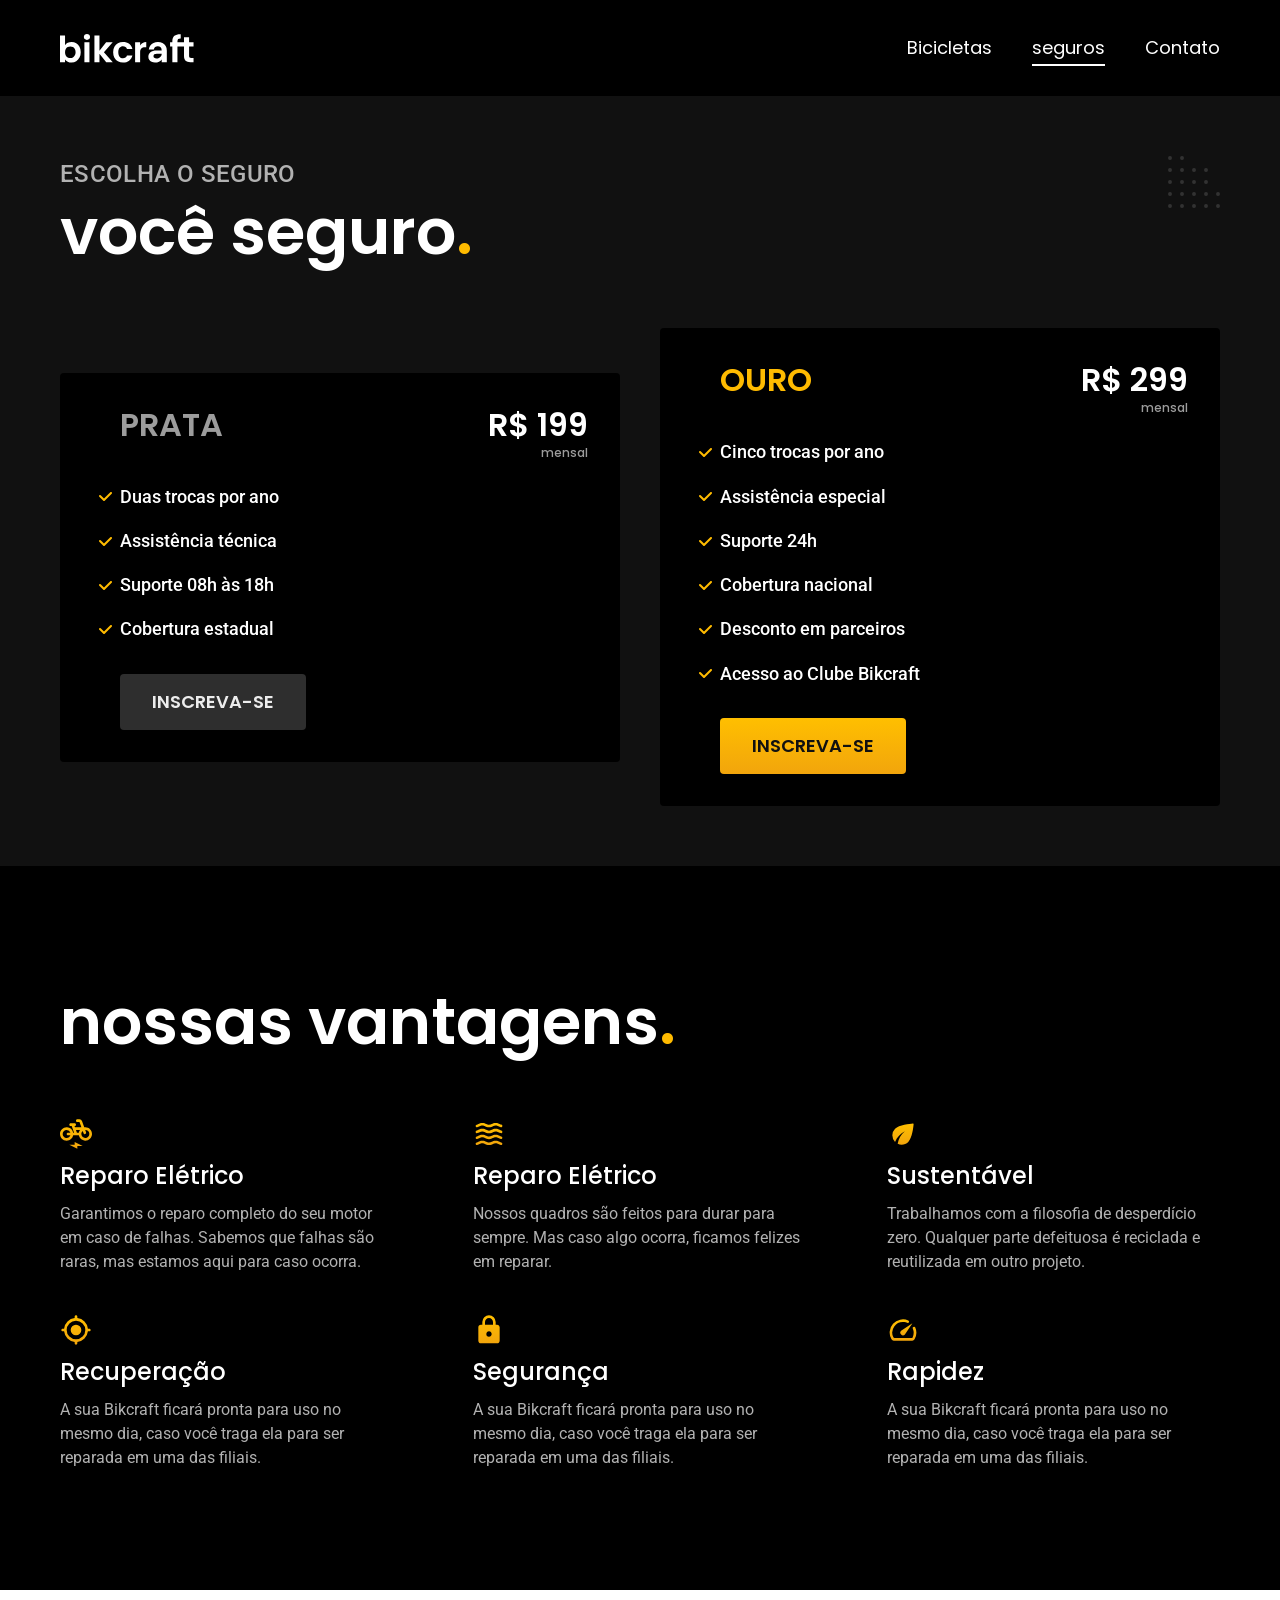
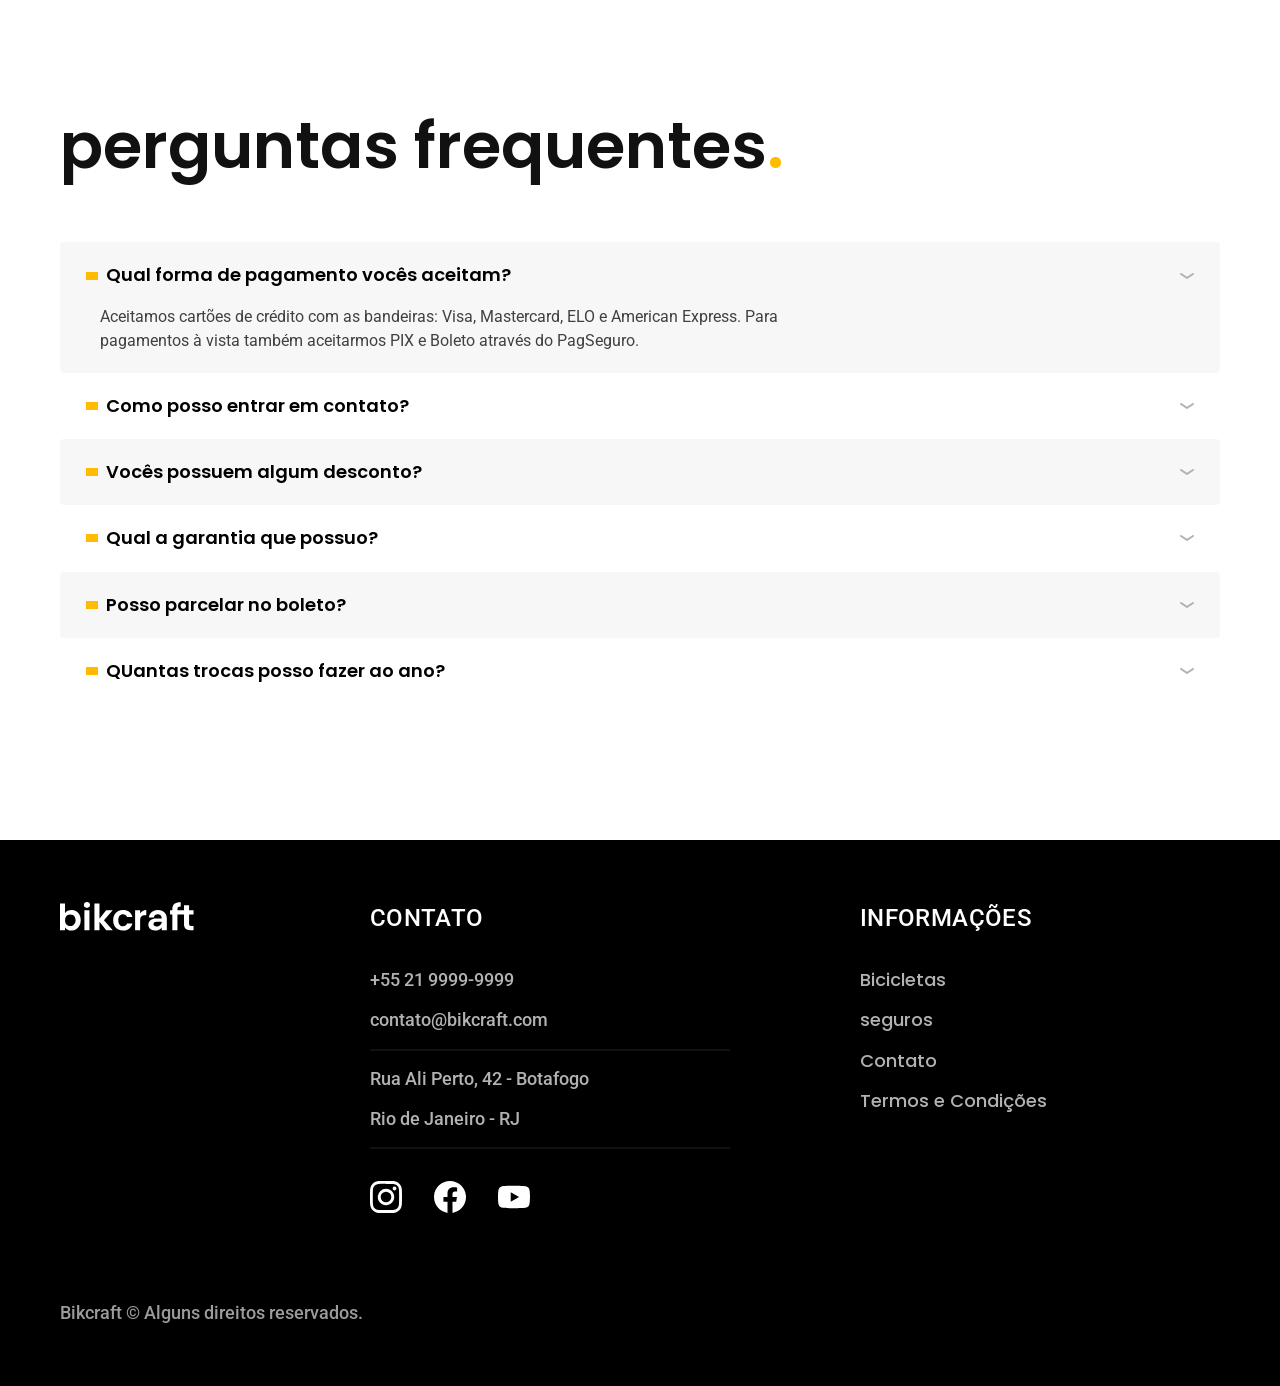
<file: seguros.html>
<!DOCTYPE html>
    <head lang="en">
        <meta charset="UTF-8">
        <meta name="viewport" content="width=device-width, initial-scale=1.0">
        <title>Seguros | Bikcraft</title>
        <meta name="description" content="Termos e Condições">
            <link rel="icon" href="./favicon.svg" type="image/svg+xml">
        <link rel="preload" href="./css/style.css" as="style">
        <link rel="stylesheet" href="./css/style.css">        
        <link rel="stylesheet" href="./css/global/header.css">
        <link rel="stylesheet" href="./css/global/global.css">
        <link rel="stylesheet" href="./css/home/introducao.css">
        <link rel="preconnect" href="https://fonts.googleapis.com">
        <link rel="preconnect" href="https://fonts.gstatic.com" crossorigin>
        <link rel="preconnect" href="https://fonts.googleapis.com">
        <link rel="preconnect" href="https://fonts.gstatic.com" crossorigin>
        <link href="https://fonts.googleapis.com/css2?family=Merriweather:ital,opsz,wght@0,18..144,300..900;1,18..144,300..900&family=Poppins:ital,wght@0,100;0,200;0,300;0,400;0,500;0,600;0,700;0,800;0,900;1,100;1,200;1,300;1,400;1,500;1,600;1,700;1,800;1,900&family=Roboto:ital,wght@0,100..900;1,100..900&display=swap" rel="stylesheet">

     <script> document.documentElement.classList.add("js")</script>
    <body id="seguros">
    <header class="header-bg">
        <div class="header">
            <a href="./">
                <img src="./img/bikcraft.svg" alt="Bikcraft">
            </a>
            <nav aria-label="primaria">
                <ul class="header-menu font-1-m cor-0">
                    <li><a href="./bicicletas.html">Bicicletas</a></li>
                    <li><a href="./seguros.html">seguros</a></li>
                    <li><a href="./contato.html">Contato</a></li>
                </ul>
    
            </nav>
        </div>
    </header>


    <main class="seguros-bg">
        <div class="titulo-bg">
            <div class="titulo container">
                <p class="font-2-l-b cor-5">escolha o seguro</p>
                <h1 class="font-1-xxl cor-0">você seguro<span class="cor-p1">.</span></h1>
            </div>
        </div>


        <div class="seguros container">
            <div class="seguros-item fadeInLeft" data-anime="200">
                <h3 class="font-1-xl cor-6">PRATA</h3>
                <span class="font-1-xl cor-0">R$ 199 <span class="font-1-xs cor-6">mensal</span></span>
                <ul class="font-2-m cor-0">
                    <li>Duas trocas por ano</li>
                    <li>Assistência técnica</li>
                    <li>Suporte 08h às 18h</li>
                    <li>Cobertura estadual</li>
                </ul>
                <a class="botao secundario" href="./orcamento.html?tipo=seguro&protduto=prata">Inscreva-se</a>
            </div>
            
            
            <div class="seguros-item fadeInRight"  data-anime="400">
                <h3 class="font-1-xl cor-p1">OURO</h3>
                <span class="font-1-xl cor-0">R$ 299 <span class="font-1-xs cor-6">mensal</span></span>
                <ul class="font-2-m cor-0">
                    <li>Cinco trocas por ano</li>
                    <li>Assistência especial</li>
                    <li>Suporte 24h</li>
                    <li>Cobertura nacional</li>
                    <li>Desconto em parceiros</li>
                    <li>Acesso ao Clube Bikcraft</li>
                </ul>
                <a class="botao" href="./orcamento.html?tipo=seguro&protduto=ouro">Inscreva-se</a>
            </div>
        </div>
    </main>
        
    <article class="vantagens-bg">
        <div class="vantagens container">
            <h2 class="font-1-xxl cor-0">nossas vantagens<span class="cor-p1">.</span></h2>

            <ul>
                <li>
                    <img src="./img/icones/eletrica.svg" alt="Reparo Elétrico">
                    <h3 class="font-1-l cor-0">Reparo Elétrico</h3>
                    <p class="font-2-s cor-5">Garantimos o reparo completo do seu motor em caso de falhas. Sabemos que falhas são raras, mas estamos aqui para caso ocorra.</p>
                </li>
                 <li>
                    <img src="./img/icones/carbono.svg" alt="Reparo Elétrico">
                    <h3 class="font-1-l cor-0">Reparo Elétrico</h3>
                    <p class="font-2-s cor-5">Nossos quadros são feitos para durar para sempre. Mas caso algo ocorra, ficamos felizes em reparar.</p>
                </li>
                 <li>
                    <img src="./img/icones/sustentavel.svg" alt="Reparo Elétrico">
                    <h3 class="font-1-l cor-0">Sustentável</h3>
                    <p class="font-2-s cor-5">Trabalhamos com a filosofia de desperdício zero. Qualquer parte defeituosa é reciclada e reutilizada em outro projeto.</p>
                </li>
                 <li>
                    <img src="./img/icones/rastreador.svg" alt="Reparo Elétrico">
                    <h3 class="font-1-l cor-0">Recuperação</h3>
                    <p class="font-2-s cor-5">A sua Bikcraft ficará pronta para uso no mesmo dia, caso você traga ela para ser reparada em uma das filiais.</p>
                </li>
                 <li>
                    <img src="./img/icones/seguro.svg" alt="Reparo Elétrico">
                    <h3 class="font-1-l cor-0">Segurança</h3>
                    <p class="font-2-s cor-5">A sua Bikcraft ficará pronta para uso no mesmo dia, caso você traga ela para ser reparada em uma das filiais.</p>
                </li>
                 <li>
                    <img src="./img/icones/velocidade.svg" alt="Reparo Elétrico">
                    <h3 class="font-1-l cor-0">Rapidez</h3>
                    <p class="font-2-s cor-5">A sua Bikcraft ficará pronta para uso no mesmo dia, caso você traga ela para ser reparada em uma das filiais.</p>
                </li>
            </ul>
        </div>
    </article>


    <article class="perguntas container">
        <h2 class="font-1-xxl">perguntas frequentes<span class="cor-p1">.</span></h2>

        <dl>
            <div>
                <dt><button class="font-1-m-b" aria-controls="pergunta1"  aria-expanded="true">Qual forma de pagamento vocês aceitam?</button></dt>
                <dd id="pergunta1" class="font-2-s cor-9 ativa">Aceitamos cartões de crédito com as bandeiras: Visa, Mastercard, ELO e American Express. Para pagamentos à vista também aceitarmos PIX e Boleto através do PagSeguro.</dd>
            </div>
            <div>
               <dt><button class="font-1-m-b" aria-controls="pergunta2"  aria-expanded="true">Como posso entrar em contato?</button></dt>
               <dd id="pergunta2" class="font-2-s cor-9">Aceitamos cartões de crédito com as bandeiras: Visa, Mastercard, ELO e American Express. Para pagamentos à vista também aceitarmos PIX e Boleto através do PagSeguro.</dd>
           </div>
             <div>
                <dt><button class="font-1-m-b" aria-controls="pergunta3"  aria-expanded="true">Vocês possuem algum desconto?</button></dt>
                <dd id="pergunta3" class="font-2-s cor-9">Aceitamos cartões de crédito com as bandeiras: Visa, Mastercard, ELO e American Express. Para pagamentos à vista também aceitarmos PIX e Boleto através do PagSeguro.</dd>
            </div>
             <div>
                <dt><button class="font-1-m-b" aria-controls="pergunta4"  aria-expanded="true">Qual a garantia que possuo?</button></dt>
                <dd id="pergunta4" class="font-2-s cor-9">Aceitamos cartões de crédito com as bandeiras: Visa, Mastercard, ELO e American Express. Para pagamentos à vista também aceitarmos PIX e Boleto através do PagSeguro.</dd>
            </div>
             <div>
                <dt><button class="font-1-m-b" aria-controls="pergunta5"  aria-expanded="true">Posso parcelar no boleto?</button></dt>
                <dd id="pergunta5" class="font-2-s cor-9">Aceitamos cartões de crédito com as bandeiras: Visa, Mastercard, ELO e American Express. Para pagamentos à vista também aceitarmos PIX e Boleto através do PagSeguro.</dd>
            </div>
             <div>
                <dt><button class="font-1-m-b" aria-controls="pergunta6"  aria-expanded="true">QUantas trocas posso fazer ao ano?</button></dt>
                <dd id="pergunta6" class="font-2-s cor-9">Aceitamos cartões de crédito com as bandeiras: Visa, Mastercard, ELO e American Express. Para pagamentos à vista também aceitarmos PIX e Boleto através do PagSeguro.</dd>
            </div>
        </dl>
    </article>

          

     <footer class="footer-bg">
        <div class="footer container">
            <img src="/img/bikcraft.svg" alt="Bikcraft">
            <div class="footer-contato">
                <h3 class="font-2-l-b cor-0">Contato</h3>
                <ul class="font-2-m cor-5">
                    <li><a href="tel:+552199999999">+55 21 9999-9999</a></li>
                    <li><a href="mailto:contato@bikcraft.com">contato@bikcraft.com</a></li>
                    <li>Rua Ali Perto, 42 - Botafogo</li>
                    <li>Rio de Janeiro - RJ</li>
                </ul>
                <div class="footer-redes">
                    <a href="./"><img src="./img/redes/instagram.svg" alt="instagram"></a>
                    <a href="./"><img src="./img/redes/facebook.svg" alt="facebook"></a>
                    <a href="./"><img src="./img/redes/youtube.svg" alt="youtube"></a>
                </div>
            </div>

            <div class="footer-informacoes">
                <h3 class="font-2-l-b cor-0">informações</h3>
                <nav>
                    <ul class="font-1-m cor-5">
                        <li><a href="./bicicletas.html">Bicicletas</a></li>
                        <li><a href="./seguros.html">seguros</a></li>
                        <li><a href="./contato.html">Contato</a></li>
                        <li><a href="./termos.html">Termos e Condições</a></li>
                    </ul>
                </nav>
            </div>
            <p class="footer-copy font-2-m cor-6">Bikcraft © Alguns direitos reservados.</p>
        </div>
    </footer>

 <script src="./js/plugin/simple-anime.js"></script>   
 <script src="./js/script.js"></script>

</body>
</html>
</file>
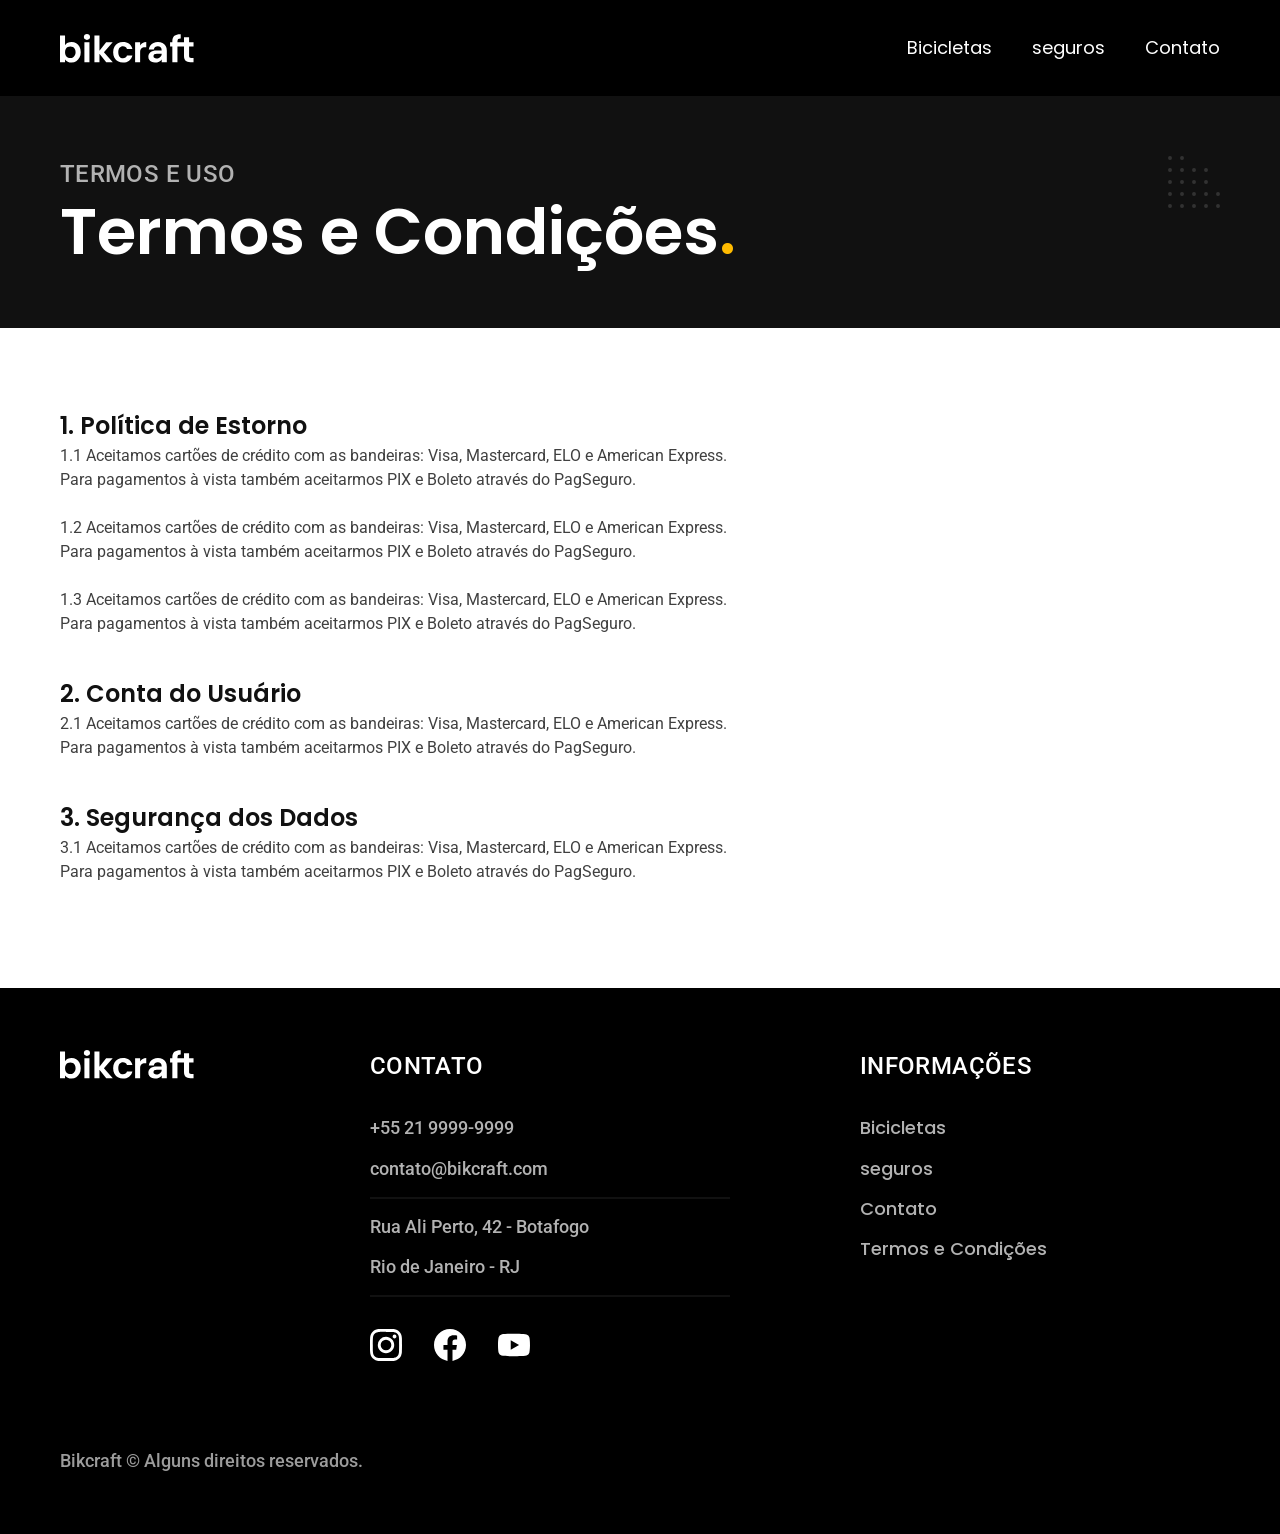
<file: termos.html>
<!DOCTYPE html>
    <head lang="en">
        <meta charset="UTF-8">
        <meta name="viewport" content="width=device-width, initial-scale=1.0">
        <title>Termos e Condições | Bikcraft</title>
        <meta name="description" content="Termos e Condições">
            <link rel="icon" href="./favicon.svg" type="image/svg+xml">
        <link rel="preload" href="./css/style.css" as="style">
        <link rel="stylesheet" href="./css/style.css">        
        <link rel="stylesheet" href="./css/global/header.css">
        <link rel="stylesheet" href="./css/global/global.css">
        <link rel="stylesheet" href="./css/home/introducao.css">
        <link rel="preconnect" href="https://fonts.googleapis.com">
        <link rel="preconnect" href="https://fonts.gstatic.com" crossorigin>
        <link rel="preconnect" href="https://fonts.googleapis.com">
        <link rel="preconnect" href="https://fonts.gstatic.com" crossorigin>
        <link href="https://fonts.googleapis.com/css2?family=Merriweather:ital,opsz,wght@0,18..144,300..900;1,18..144,300..900&family=Poppins:ital,wght@0,100;0,200;0,300;0,400;0,500;0,600;0,700;0,800;0,900;1,100;1,200;1,300;1,400;1,500;1,600;1,700;1,800;1,900&family=Roboto:ital,wght@0,100..900;1,100..900&display=swap" rel="stylesheet">

     <script> document.documentElement.classList.add("js")</script>
    <body id="termos">
    <header class="header-bg">
        <div class="header">
            <a href="./">
                <img src="./img/bikcraft.svg" alt="Bikcraft">
            </a>
            <nav aria-label="primaria">
                <ul class="header-menu font-1-m cor-0">
                    <li><a href="./bicicletas.html">Bicicletas</a></li>
                    <li><a href="./seguros.html">seguros</a></li>
                    <li><a href="./contato.html">Contato</a></li>
                </ul>
    
            </nav>
        </div>
    </header>


    <main>
        <div class="titulo-bg">
            <div class="titulo container">
                <p class="font-2-l-b cor-5">Termos e uso</p>
                <h1 class="font-1-xxl cor-0">Termos e Condições<span class="cor-p1">.</span></h1>
            </div>
        </div>

        <div class="termos font-2-s cor-10 container">
            <h2 class="font-1-l cor-11">1. Política de Estorno</h2>
            <p>1.1 Aceitamos cartões de crédito com as bandeiras: Visa, Mastercard, ELO e American Express. Para pagamentos à vista também aceitarmos PIX e Boleto através do PagSeguro.</p>
            <p>1.2 Aceitamos cartões de crédito com as bandeiras: Visa, Mastercard, ELO e American Express. Para pagamentos à vista também aceitarmos PIX e Boleto através do PagSeguro.</p>
            <p>1.3 Aceitamos cartões de crédito com as bandeiras: Visa, Mastercard, ELO e American Express. Para pagamentos à vista também aceitarmos PIX e Boleto através do PagSeguro.</p>

             <h2 class="font-1-l cor-11">2. Conta do Usuário</h2>
             <p>2.1 Aceitamos cartões de crédito com as bandeiras: Visa, Mastercard, ELO e American Express. Para pagamentos à vista também aceitarmos PIX e Boleto através do PagSeguro.</p>
             
    
             <h2 class="font-1-l cor-11">3. Segurança dos Dados</h2>
             <p>3.1 Aceitamos cartões de crédito com as bandeiras: Visa, Mastercard, ELO e American Express. Para pagamentos à vista também aceitarmos PIX e Boleto através do PagSeguro.</p>
        
        </div>
    </main>



     <footer class="footer-bg">
        <div class="footer container">
            <img src="/img/bikcraft.svg" alt="Bikcraft">
            <div class="footer-contato">
                <h3 class="font-2-l-b cor-0">Contato</h3>
                <ul class="font-2-m cor-5">
                    <li><a href="tel:+552199999999">+55 21 9999-9999</a></li>
                    <li><a href="mailto:contato@bikcraft.com">contato@bikcraft.com</a></li>
                    <li>Rua Ali Perto, 42 - Botafogo</li>
                    <li>Rio de Janeiro - RJ</li>
                </ul>
                <div class="footer-redes">
                    <a href="./"><img src="./img/redes/instagram.svg" alt="instagram"></a>
                    <a href="./"><img src="./img/redes/facebook.svg" alt="facebook"></a>
                    <a href="./"><img src="./img/redes/youtube.svg" alt="youtube"></a>
                </div>
            </div>

            <div class="footer-informacoes">
                <h3 class="font-2-l-b cor-0">informações</h3>
                <nav>
                    <ul class="font-1-m cor-5">
                        <li><a href="./bicicletas.html">Bicicletas</a></li>
                        <li><a href="./seguros.html">seguros</a></li>
                        <li><a href="./contato.html">Contato</a></li>
                        <li><a href="./termos.html">Termos e Condições</a></li>
                    </ul>
                </nav>
            </div>
            <p class="footer-copy font-2-m cor-6">Bikcraft © Alguns direitos reservados.</p>
        </div>
    </footer>
<script src="./js/script.js"></script>

</body>
</html>
</file>
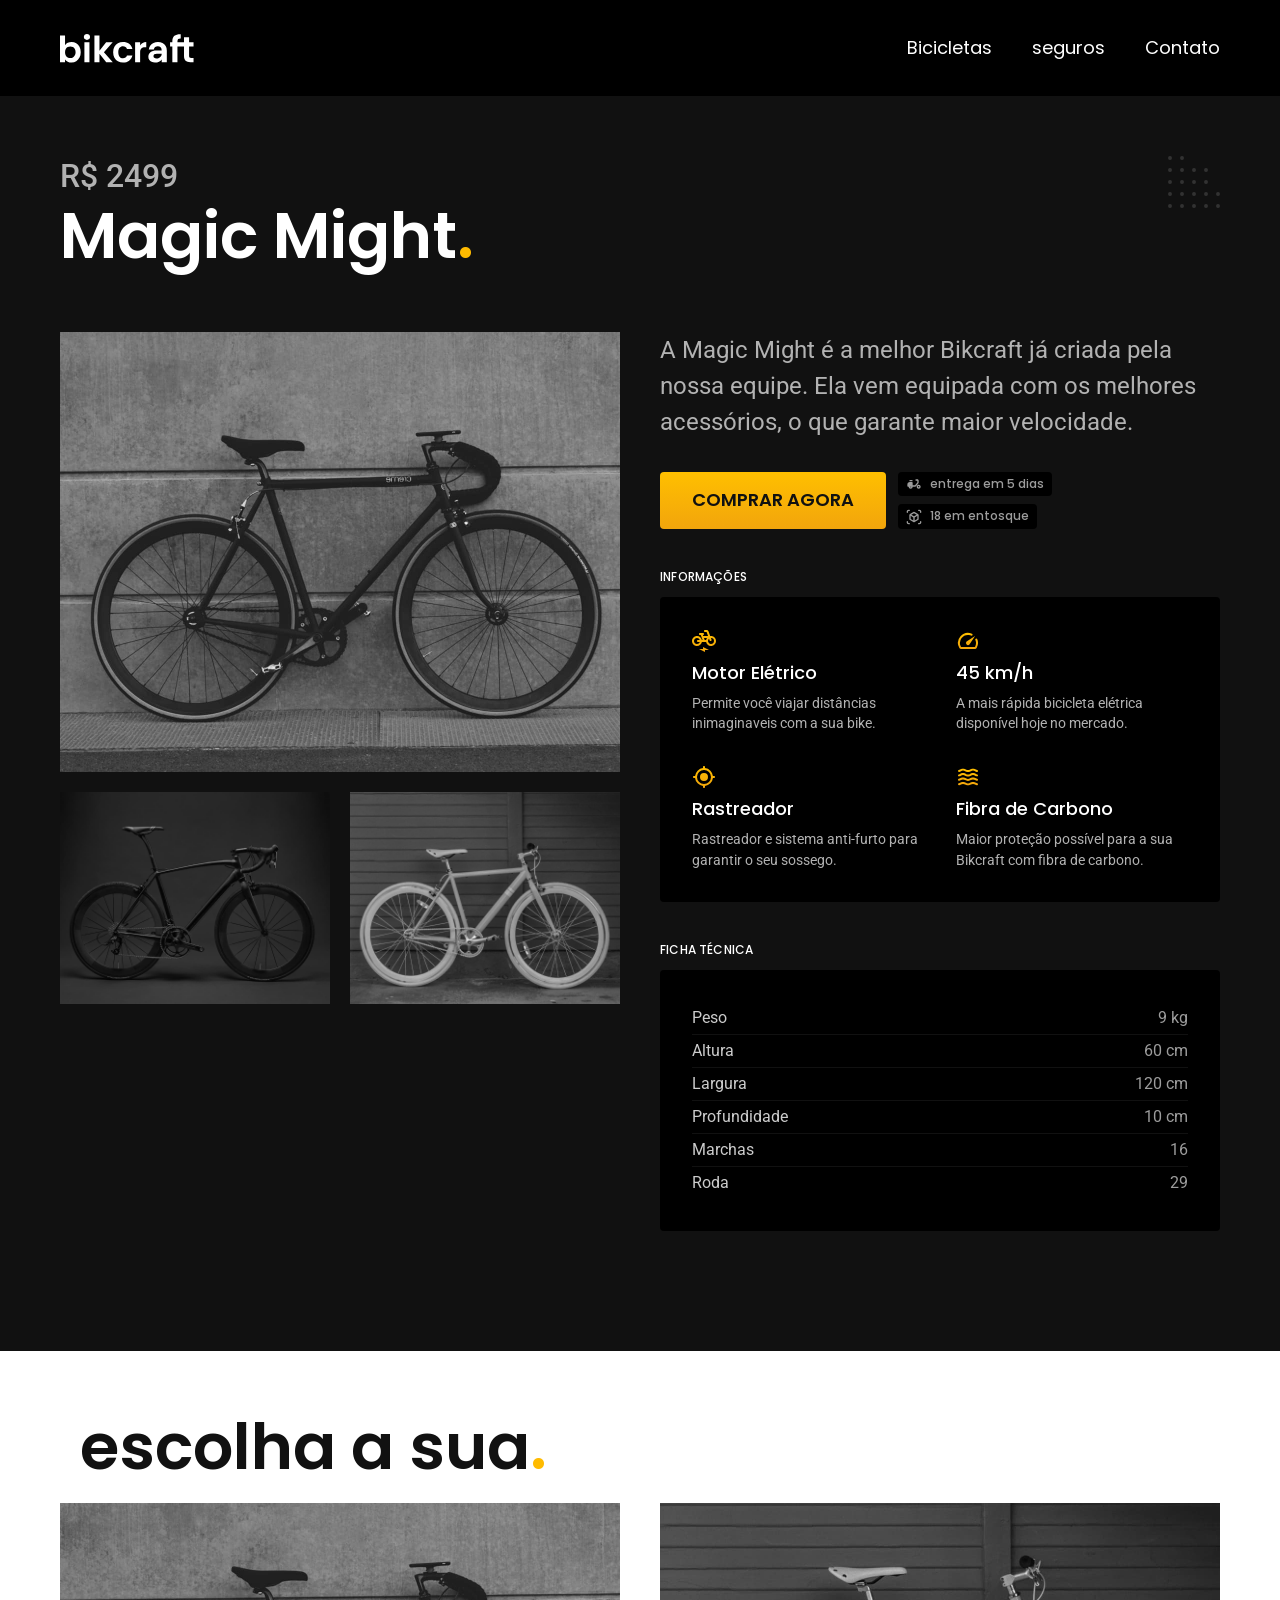
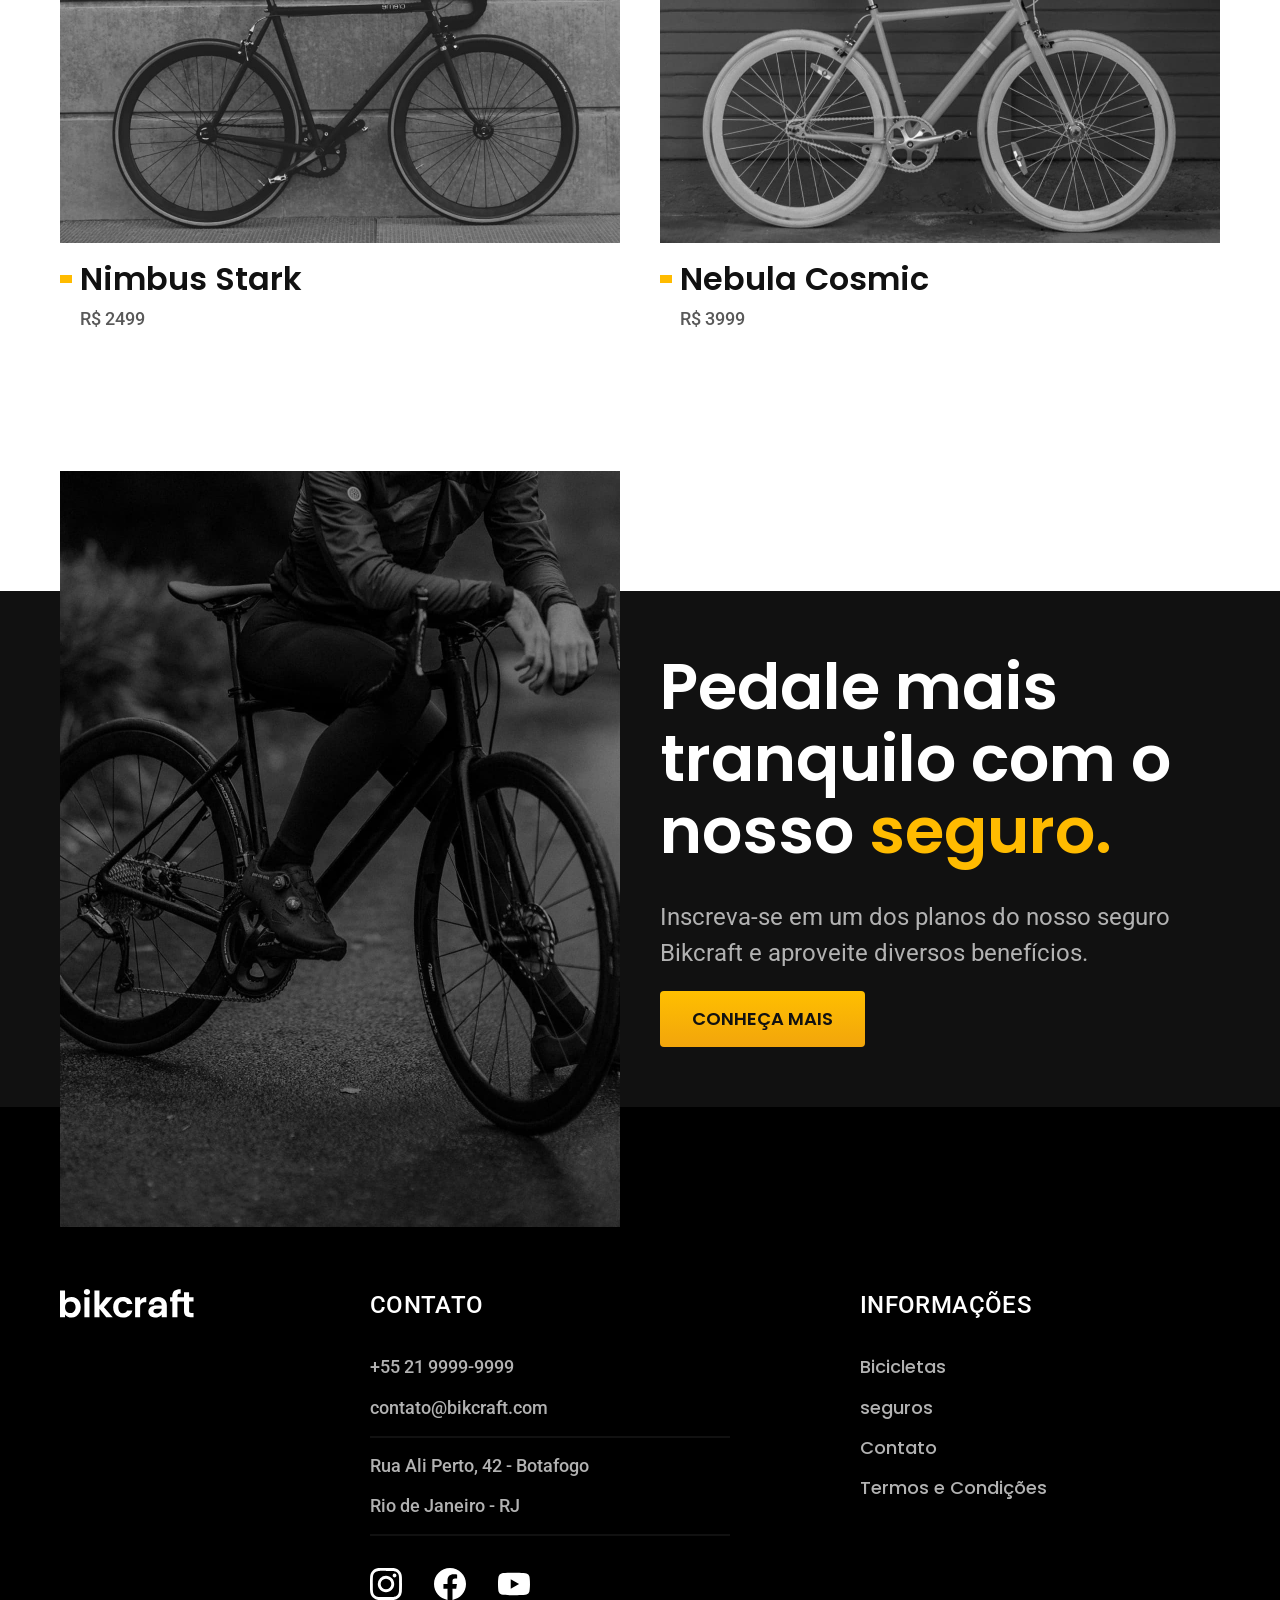
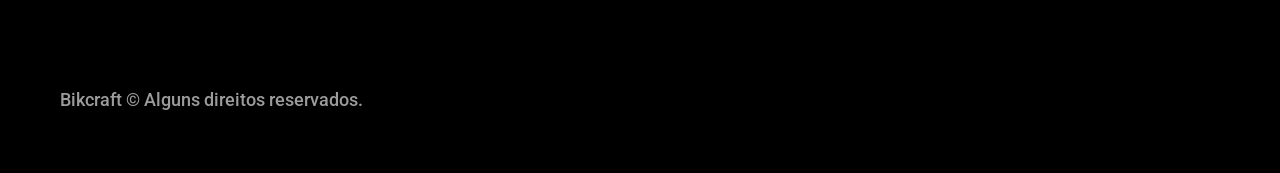
<file: bicicletas/magic.html>
<!DOCTYPE html>
    <head lang="en">
        <meta charset="UTF-8">
        <meta name="viewport" content="width=device-width, initial-scale=1.0">
        <title>Magic| Bikcraft</title>
        <meta name="description" content="Termos e Condições">
        <link rel="icon" href="../favicon.svg" type="image/svg+xml">
        <link rel="stylesheet" href="../css/style.css">     
        <link rel="preconnect" href="https://fonts.googleapis.com">
        <link rel="preconnect" href="https://fonts.gstatic.com" crossorigin>
        <link rel="preconnect" href="https://fonts.googleapis.com">
        <link rel="preconnect" href="https://fonts.gstatic.com" crossorigin>
        <link href="https://fonts.googleapis.com/css2?family=Merriweather:ital,opsz,wght@0,18..144,300..900;1,18..144,300..900&family=Poppins:ital,wght@0,100;0,200;0,300;0,400;0,500;0,600;0,700;0,800;0,900;1,100;1,200;1,300;1,400;1,500;1,600;1,700;1,800;1,900&family=Roboto:ital,wght@0,100..900;1,100..900&display=swap" rel="stylesheet">

     <script> document.documentElement.classList.add("js")</script>
    <body id="bicicleta">
    <header class="header-bg">
        <div class="header">
            <a href="../">
                <img src="../img/bikcraft.svg" alt="Bikcraft">
            </a>
            <nav aria-label="primaria">
                <ul class="header-menu font-1-m cor-0">
                    <li><a href="../bicicletas.html">Bicicletas</a></li>
                    <li><a href="../seguros.html">seguros</a></li>
                    <li><a href="../contato.html">Contato</a></li>
                </ul>
    
            </nav>
        </div>
    </header>


    <main class="titulo-bg">
        <div>
            <div class="titulo container">
                <p class="font-2-xl cor-5">R$ 2499</p>
                <h1 class="font-1-xxl cor-0">Magic Might<span class="cor-p1">.</span></h1>
            </div>
        </div>

        <div class="bicicleta container">
            <div class="bicicleta-imagens">
                <img src="..//img/bicicleta/nimbus2.jpg" alt="Bicicleta 1">
                <img src="..//img/bicicleta/nimbus1.jpg" alt="Bicicleta 2">
                <img src="..//img/bicicleta/nimbus3.jpg" alt="Bicicleta 3">
            </div>

            <div class="bicicleta-conteudo">
                    <p class="font-2-l cor-5">A Magic Might é a melhor Bikcraft já criada pela nossa equipe. Ela vem equipada com os melhores acessórios, o que garante maior velocidade.</p>
                    <div class="bicicleta-comprar">
                        <a class="botao" href="../orcamento.html?tipo=bikcraft&produto=magic">comprar agora</a>
                        <span class="font-1-xs cor-6"><img src="../img/icones/entrega.svg" alt="">entrega em 5 dias</span>
                        <span class="font-1-xs cor-6"><img src="../img/icones/estoque.svg" alt="">18 em entosque</span>
                    </div>
            
                <h2 class="font-1-xs cor-0">Informações</h2>
                <ul class="bicicleta-informacoes">
                    <li>
                        <img src="../img/icones/eletrica.svg" alt="">
                        <h3 class="font-1-m cor-0">Motor Elétrico</h3>
                        <p class="font-2-xs cor-5">Permite você viajar distâncias inimaginaveis com a sua bike.</p>
                    </li>
                    <li>
                        <img src="../img/icones/velocidade.svg" alt="">
                        <h3 class="font-1-m cor-0">45 km/h</h3>
                        <p class="font-2-xs cor-5">A mais rápida bicicleta elétrica disponível hoje no mercado.</p>
                    </li>
                    <li>
                        <img src="../img/icones/rastreador.svg" alt="">
                        <h3 class="font-1-m cor-0">Rastreador</h3>
                        <p class="font-2-xs cor-5">Rastreador e sistema anti-furto para garantir o seu sossego.</p>
                    </li>
                    <li>
                        <img src="../img/icones/carbono.svg" alt="">
                        <h3 class="font-1-m cor-0">Fibra de Carbono</h3>
                        <p class="font-2-xs cor-5">Maior proteção possível para a sua Bikcraft com fibra de carbono.</p>
                    </li>
                </ul>
                <h2 class="font-1-xs cor-0">Ficha Técnica</h2>
                <ul class="bicicleta-ficha font-2-s cor-4">
                    <li>Peso <span>9 kg</span></li>
                    <li>Altura <span>60 cm</span></li>
                    <li>Largura <span>120 cm</span></li>
                    <li>Profundidade <span>10 cm</span></li>
                    <li>Marchas <span>16</span></li>
                    <li>Roda <span>29</span></li>
                </ul>
          </div>
        </div>
    </main>



    <article class="bicicletas-lista container">

        <h2 class="container font-1-xxl">escolha a sua<span class="cor-p1">.</span></h2>

        <ul>
            <li>
                <a href="./magic.html">
                    <img src="../img/bicicletas/magic.jpg" alt="Bicicleta preta">
                    <h3 class="font-1-xl">Nimbus Stark</h3>
                    <span class="font-2-m cor-8">R$ 2499</span>
                </a>
            </li>
            <li>
                <a href="./nimbus.html">
                    <img src="../img/bicicletas/nebula.jpg" alt="Bicicleta preta">
                    <h3 class="font-1-xl">Nebula Cosmic</h3>
                    <span class="font-2-m cor-8">R$ 3999</span>
                </a>
            </li>
        </ul>
    </article>


    <article class="seguro-bg">
        <div class="seguro container">
            <div class="seguro-imagem">
                <img src="../img/fotos/seguros.jpg" alt="Pessoa parada em cima de uma bicicleta">
            </div>
            <div class="seguro-conteudo">
                <h2 class="font-1-xxl cor-0">Pedale mais tranquilo com o nosso <span class="cor-p1">seguro.</span></h2>
                <p class="font-2-l cor-5">Inscreva-se em um dos planos do nosso seguro Bikcraft e aproveite diversos benefícios.</p>
                <a class="botao" href="../seguros.html">Conheça Mais</a>
            </div>
        </div>
    </article>

     <footer class="footer-bg">
        <div class="footer container">
            <img src="../img/bikcraft.svg" alt="Bikcraft">
            <div class="footer-contato">
                <h3 class="font-2-l-b cor-0">Contato</h3>
                <ul class="font-2-m cor-5">
                    <li><a href="tel:+552199999999">+55 21 9999-9999</a></li>
                    <li><a href="mailto:contato@bikcraft.com">contato@bikcraft.com</a></li>
                    <li>Rua Ali Perto, 42 - Botafogo</li>
                    <li>Rio de Janeiro - RJ</li>
                </ul>
                <div class="footer-redes">
                    <a href="./"><img src="../img/redes/instagram.svg" alt="instagram"></a>
                    <a href="./"><img src="../img/redes/facebook.svg" alt="facebook"></a>
                    <a href="./"><img src="../img/redes/youtube.svg" alt="youtube"></a>
                </div>
            </div>

            <div class="footer-informacoes">
                <h3 class="font-2-l-b cor-0">informações</h3>
                <nav>
                    <ul class="font-1-m cor-5">
                        <li><a href="../bicicletas.html">Bicicletas</a></li>
                        <li><a href="../seguros.html">seguros</a></li>
                        <li><a href="../contato.html">Contato</a></li>
                        <li><a href="../termos.html">Termos e Condições</a></li>
                    </ul>
                </nav>
            </div>
            <p class="footer-copy font-2-m cor-6">Bikcraft © Alguns direitos reservados.</p>
        </div>
    </footer>
<script src="../js/script.js"></script>

    
</body>
</html>
</file>
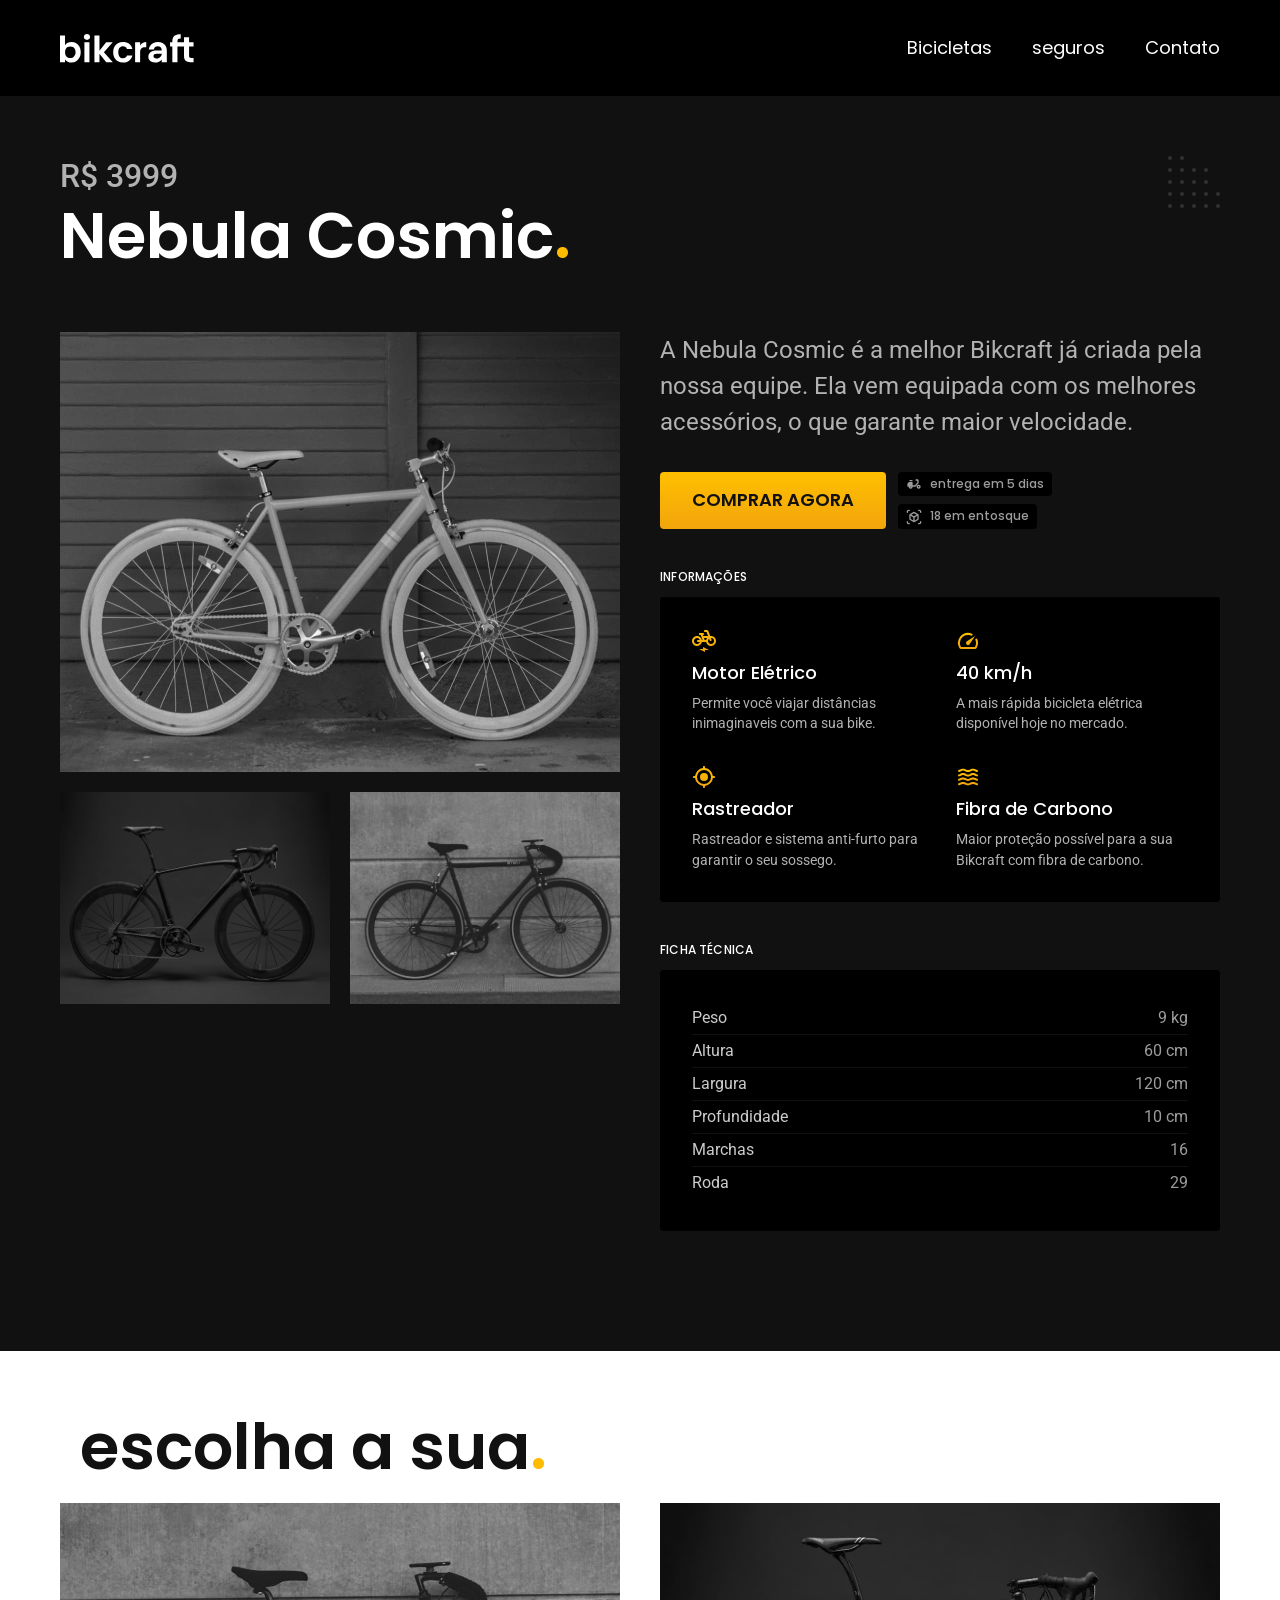
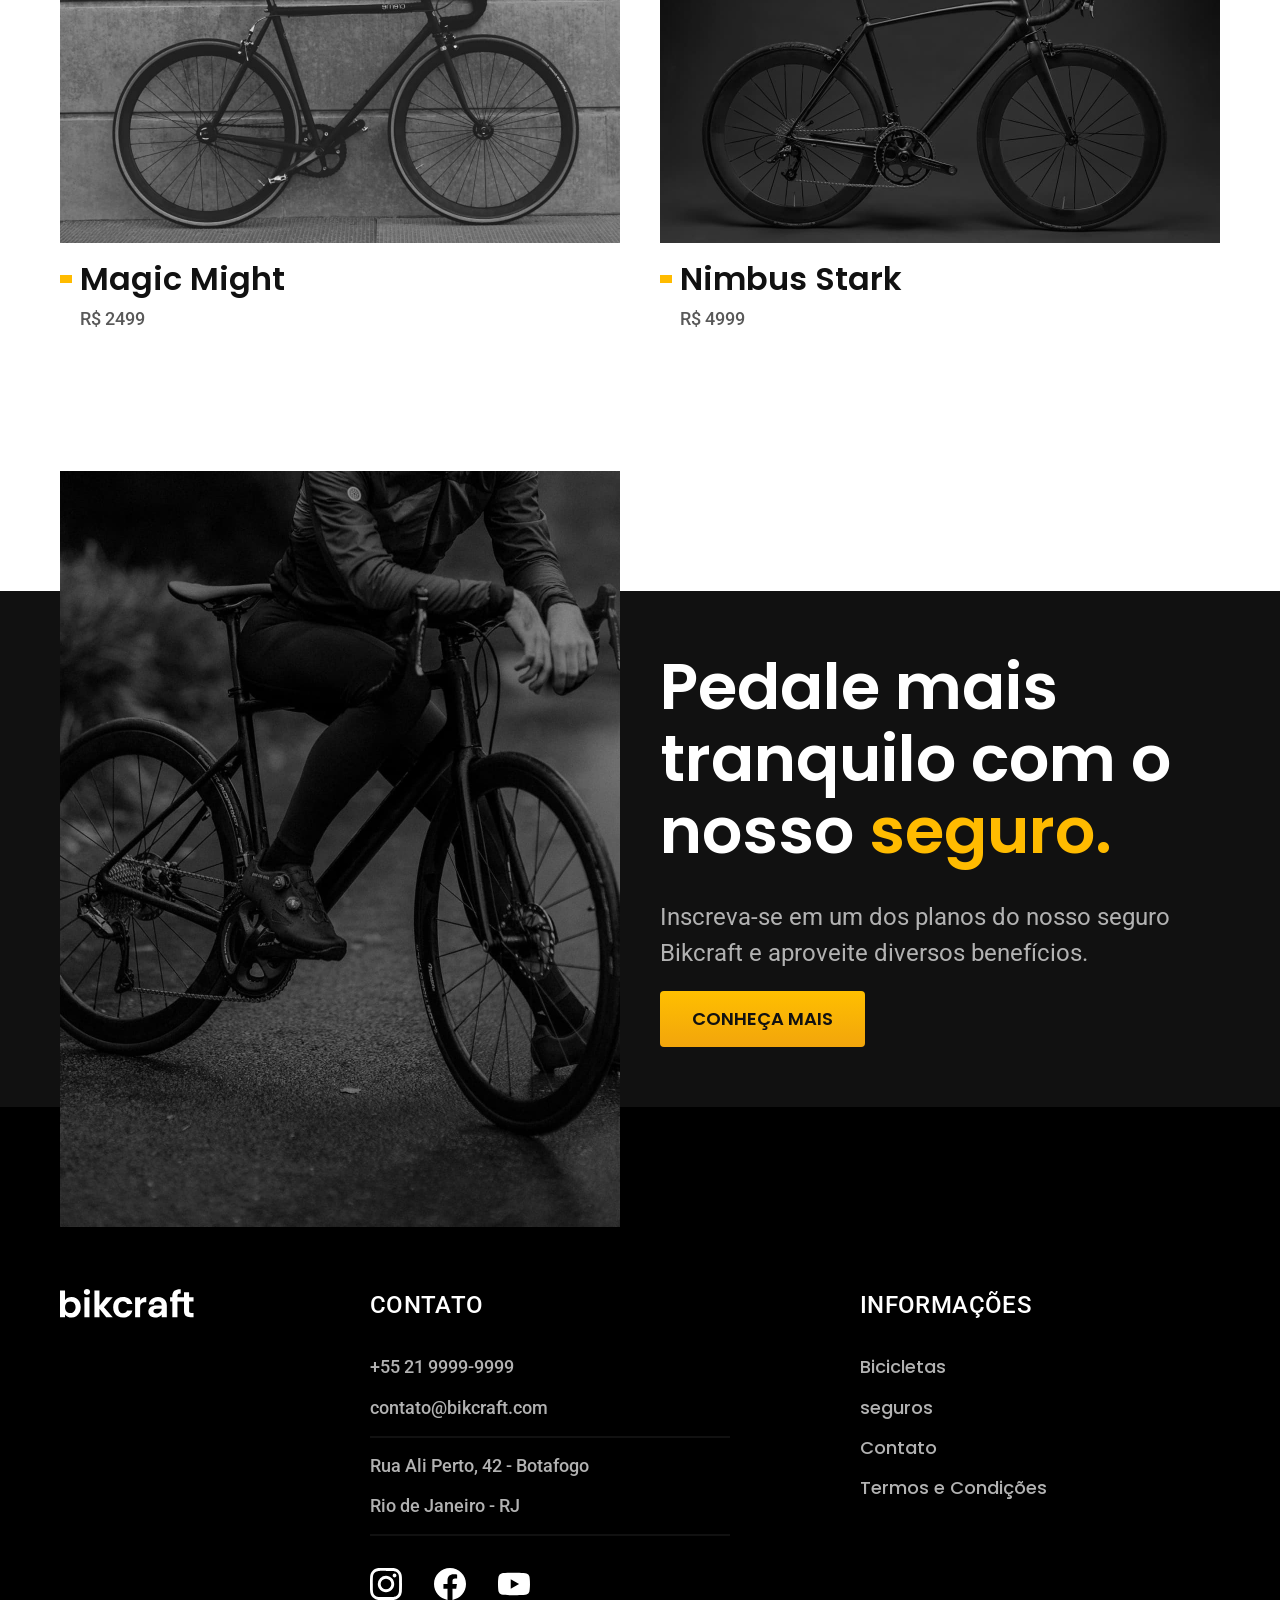
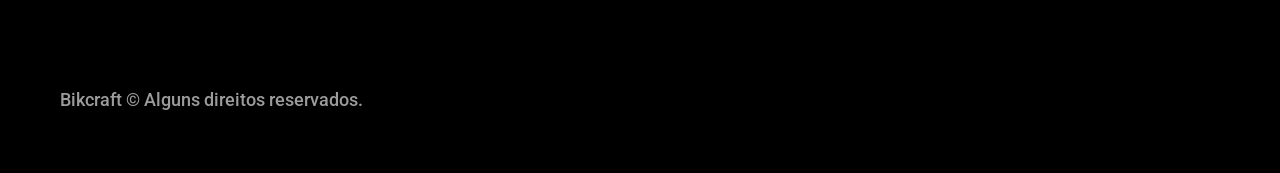
<file: bicicletas/nebula.html>
<!DOCTYPE html>
    <head lang="en">
        <meta charset="UTF-8">
        <meta name="viewport" content="width=device-width, initial-scale=1.0">
        <title>Nubula| Bikcraft</title>
        <meta name="description" content="Termos e Condições">
        <link rel="icon" href="../favicon.svg" type="image/svg+xml">
        <link rel="stylesheet" href="../css/style.css">     
        <link rel="preconnect" href="https://fonts.googleapis.com">
        <link rel="preconnect" href="https://fonts.gstatic.com" crossorigin>
        <link rel="preconnect" href="https://fonts.googleapis.com">
        <link rel="preconnect" href="https://fonts.gstatic.com" crossorigin>
        <link href="https://fonts.googleapis.com/css2?family=Merriweather:ital,opsz,wght@0,18..144,300..900;1,18..144,300..900&family=Poppins:ital,wght@0,100;0,200;0,300;0,400;0,500;0,600;0,700;0,800;0,900;1,100;1,200;1,300;1,400;1,500;1,600;1,700;1,800;1,900&family=Roboto:ital,wght@0,100..900;1,100..900&display=swap" rel="stylesheet">

     <script> document.documentElement.classList.add("js")</script>
    <body id="bicicleta">
    <header class="header-bg">
        <div class="header">
            <a href="../">
                <img src="../img/bikcraft.svg" alt="Bikcraft">
            </a>
            <nav aria-label="primaria">
                <ul class="header-menu font-1-m cor-0">
                    <li><a href="../bicicletas.html">Bicicletas</a></li>
                    <li><a href="../seguros.html">seguros</a></li>
                    <li><a href="../contato.html">Contato</a></li>
                </ul>
    
            </nav>
        </div>
    </header>


    <main class="titulo-bg">
        <div>
            <div class="titulo container">
                <p class="font-2-xl cor-5">R$ 3999</p>
                <h1 class="font-1-xxl cor-0">Nebula Cosmic<span class="cor-p1">.</span></h1>
            </div>
        </div>

        <div class="bicicleta container">
            <div class="bicicleta-imagens">
                <img src="..//img/bicicleta/nimbus3.jpg" alt="">
                <img src="..//img/bicicleta/nimbus1.jpg" alt="">
                <img src="..//img/bicicleta/nimbus2.jpg" alt="">
            </div>

            <div class="bicicleta-conteudo">
                    <p class="font-2-l cor-5">A Nebula Cosmic é a melhor Bikcraft já criada pela nossa equipe. Ela vem equipada com os melhores acessórios, o que garante maior velocidade.</p>
                    <div class="bicicleta-comprar">
                        <a class="botao" href="../orcamento.html?tipo=bikcraft&produto=nebula">comprar agora</a>
                        <span class="font-1-xs cor-6"><img src="../img/icones/entrega.svg" alt="">entrega em 5 dias</span>
                        <span class="font-1-xs cor-6"><img src="../img/icones/estoque.svg" alt="">18 em entosque</span>
                    </div>
            
                <h2 class="font-1-xs cor-0">Informações</h2>
                <ul class="bicicleta-informacoes">
                    <li>
                        <img src="../img/icones/eletrica.svg" alt="">
                        <h3 class="font-1-m cor-0">Motor Elétrico</h3>
                        <p class="font-2-xs cor-5">Permite você viajar distâncias inimaginaveis com a sua bike.</p>
                    </li>
                    <li>
                        <img src="../img/icones/velocidade.svg" alt="">
                        <h3 class="font-1-m cor-0">40 km/h</h3>
                        <p class="font-2-xs cor-5">A mais rápida bicicleta elétrica disponível hoje no mercado.</p>
                    </li>
                    <li>
                        <img src="../img/icones/rastreador.svg" alt="">
                        <h3 class="font-1-m cor-0">Rastreador</h3>
                        <p class="font-2-xs cor-5">Rastreador e sistema anti-furto para garantir o seu sossego.</p>
                    </li>
                    <li>
                        <img src="../img/icones/carbono.svg" alt="">
                        <h3 class="font-1-m cor-0">Fibra de Carbono</h3>
                        <p class="font-2-xs cor-5">Maior proteção possível para a sua Bikcraft com fibra de carbono.</p>
                    </li>
                </ul>
                <h2 class="font-1-xs cor-0">Ficha Técnica</h2>
                <ul class="bicicleta-ficha font-2-s cor-4">
                    <li>Peso <span>9 kg</span></li>
                    <li>Altura <span>60 cm</span></li>
                    <li>Largura <span>120 cm</span></li>
                    <li>Profundidade <span>10 cm</span></li>
                    <li>Marchas <span>16</span></li>
                    <li>Roda <span>29</span></li>
                </ul>
          </div>
        </div>
    </main>



    <article class="bicicletas-lista container">

        <h2 class="container font-1-xxl">escolha a sua<span class="cor-p1">.</span></h2>

        <ul>
            <li>
                <a href="./magic.html">
                    <img src="../img/bicicletas/magic.jpg" alt="Bicicleta preta">
                    <h3 class="font-1-xl">Magic Might</h3>
                    <span class="font-2-m cor-8">R$ 2499</span>
                </a>
            </li>
            <li>
                <a href="./nimbus.html">
                    <img src="../img/bicicletas/nimbus.jpg" alt="Bicicleta preta">
                    <h3 class="font-1-xl">Nimbus Stark</h3>
                    <span class="font-2-m cor-8">R$ 4999</span>
                </a>
            </li>
        </ul>
    </article>


    <article class="seguro-bg">
        <div class="seguro container">
            <div class="seguro-imagem">
                <img src="../img/fotos/seguros.jpg" alt="Pessoa parada em cima de uma bicicleta">
            </div>
            <div class="seguro-conteudo">
                <h2 class="font-1-xxl cor-0">Pedale mais tranquilo com o nosso <span class="cor-p1">seguro.</span></h2>
                <p class="font-2-l cor-5">Inscreva-se em um dos planos do nosso seguro Bikcraft e aproveite diversos benefícios.</p>
                <a class="botao" href="../seguros.html">Conheça Mais</a>
            </div>
        </div>
    </article>

     <footer class="footer-bg">
        <div class="footer container">
            <img src="../img/bikcraft.svg" alt="Bikcraft">
            <div class="footer-contato">
                <h3 class="font-2-l-b cor-0">Contato</h3>
                <ul class="font-2-m cor-5">
                    <li><a href="tel:+552199999999">+55 21 9999-9999</a></li>
                    <li><a href="mailto:contato@bikcraft.com">contato@bikcraft.com</a></li>
                    <li>Rua Ali Perto, 42 - Botafogo</li>
                    <li>Rio de Janeiro - RJ</li>
                </ul>
                <div class="footer-redes">
                    <a href="./"><img src="../img/redes/instagram.svg" alt="instagram"></a>
                    <a href="./"><img src="../img/redes/facebook.svg" alt="facebook"></a>
                    <a href="./"><img src="../img/redes/youtube.svg" alt="youtube"></a>
                </div>
            </div>

            <div class="footer-informacoes">
                <h3 class="font-2-l-b cor-0">informações</h3>
                <nav>
                    <ul class="font-1-m cor-5">
                        <li><a href="../bicicletas.html">Bicicletas</a></li>
                        <li><a href="../seguros.html">seguros</a></li>
                        <li><a href="../contato.html">Contato</a></li>
                        <li><a href="../termos.html">Termos e Condições</a></li>
                    </ul>
                </nav>
            </div>
            <p class="footer-copy font-2-m cor-6">Bikcraft © Alguns direitos reservados.</p>
        </div>
    </footer>
<script src="../js/script.js"></script>

</body>
</html>
</file>
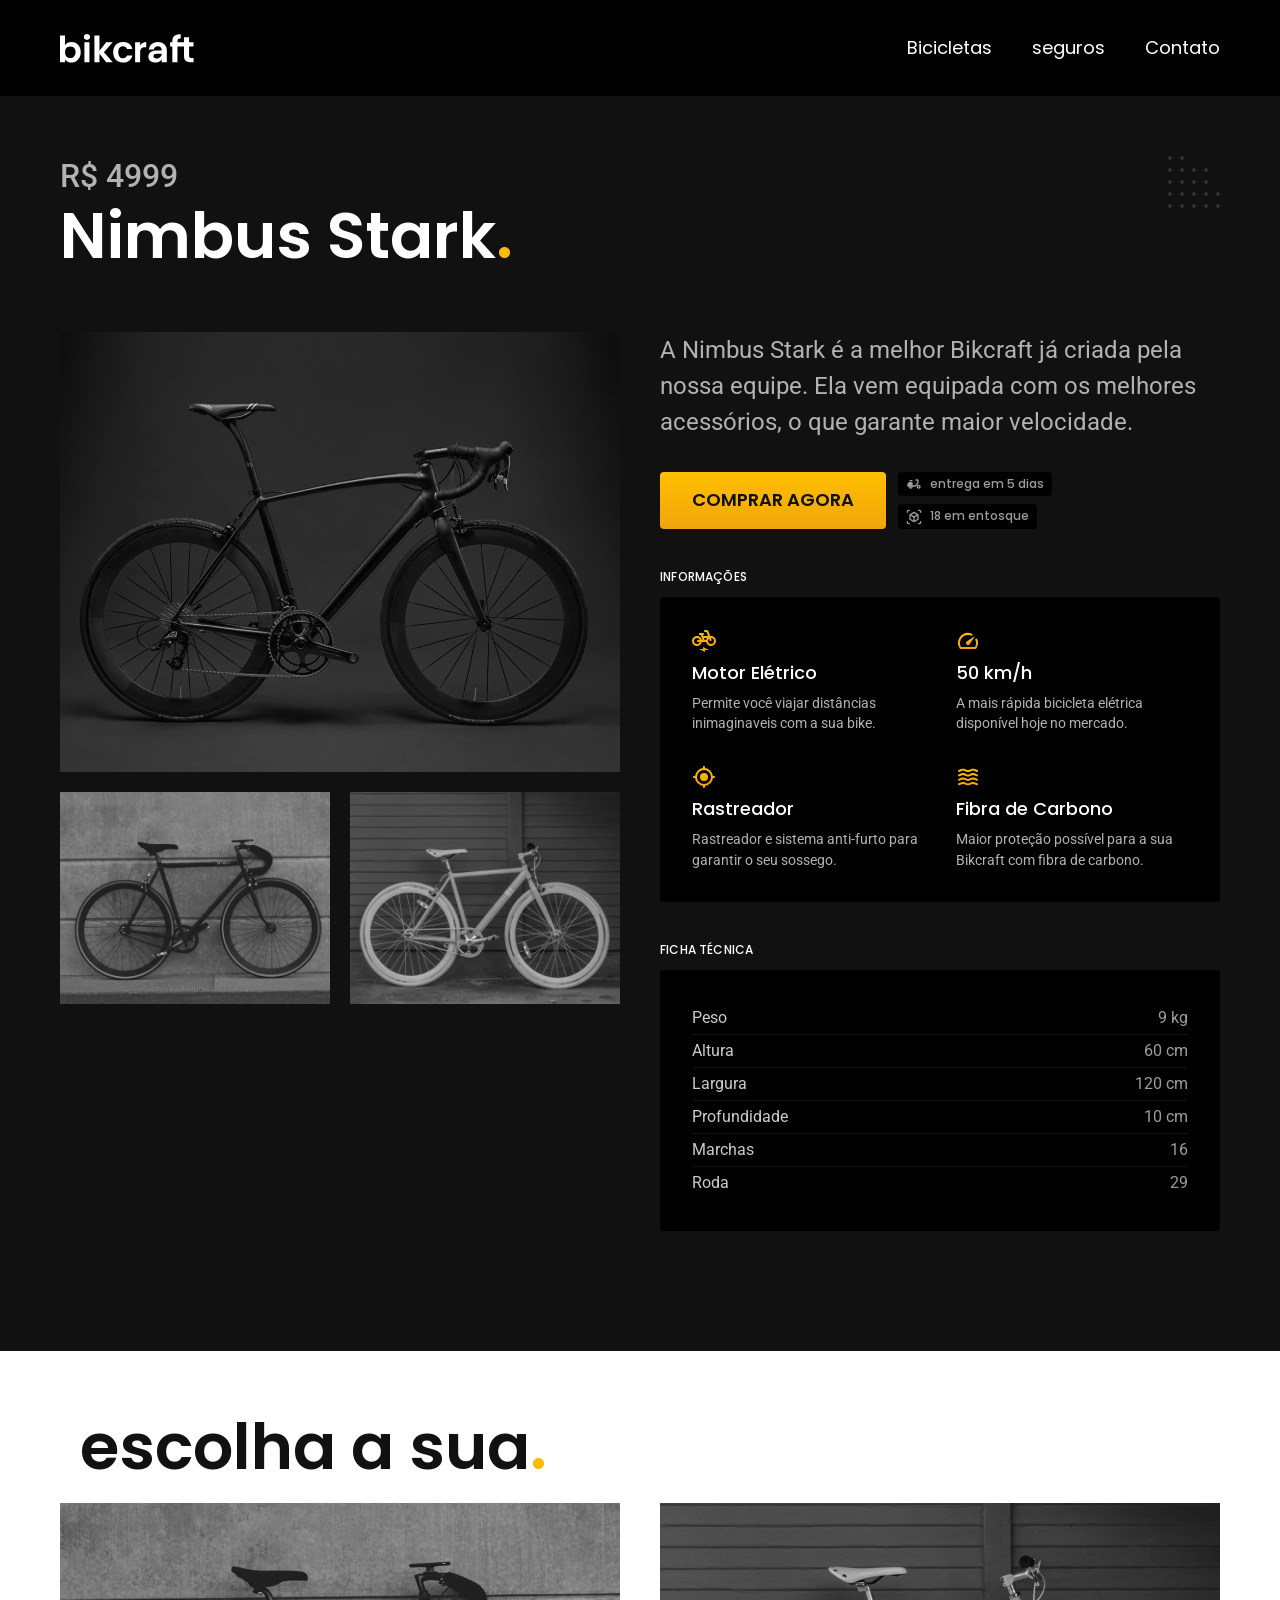
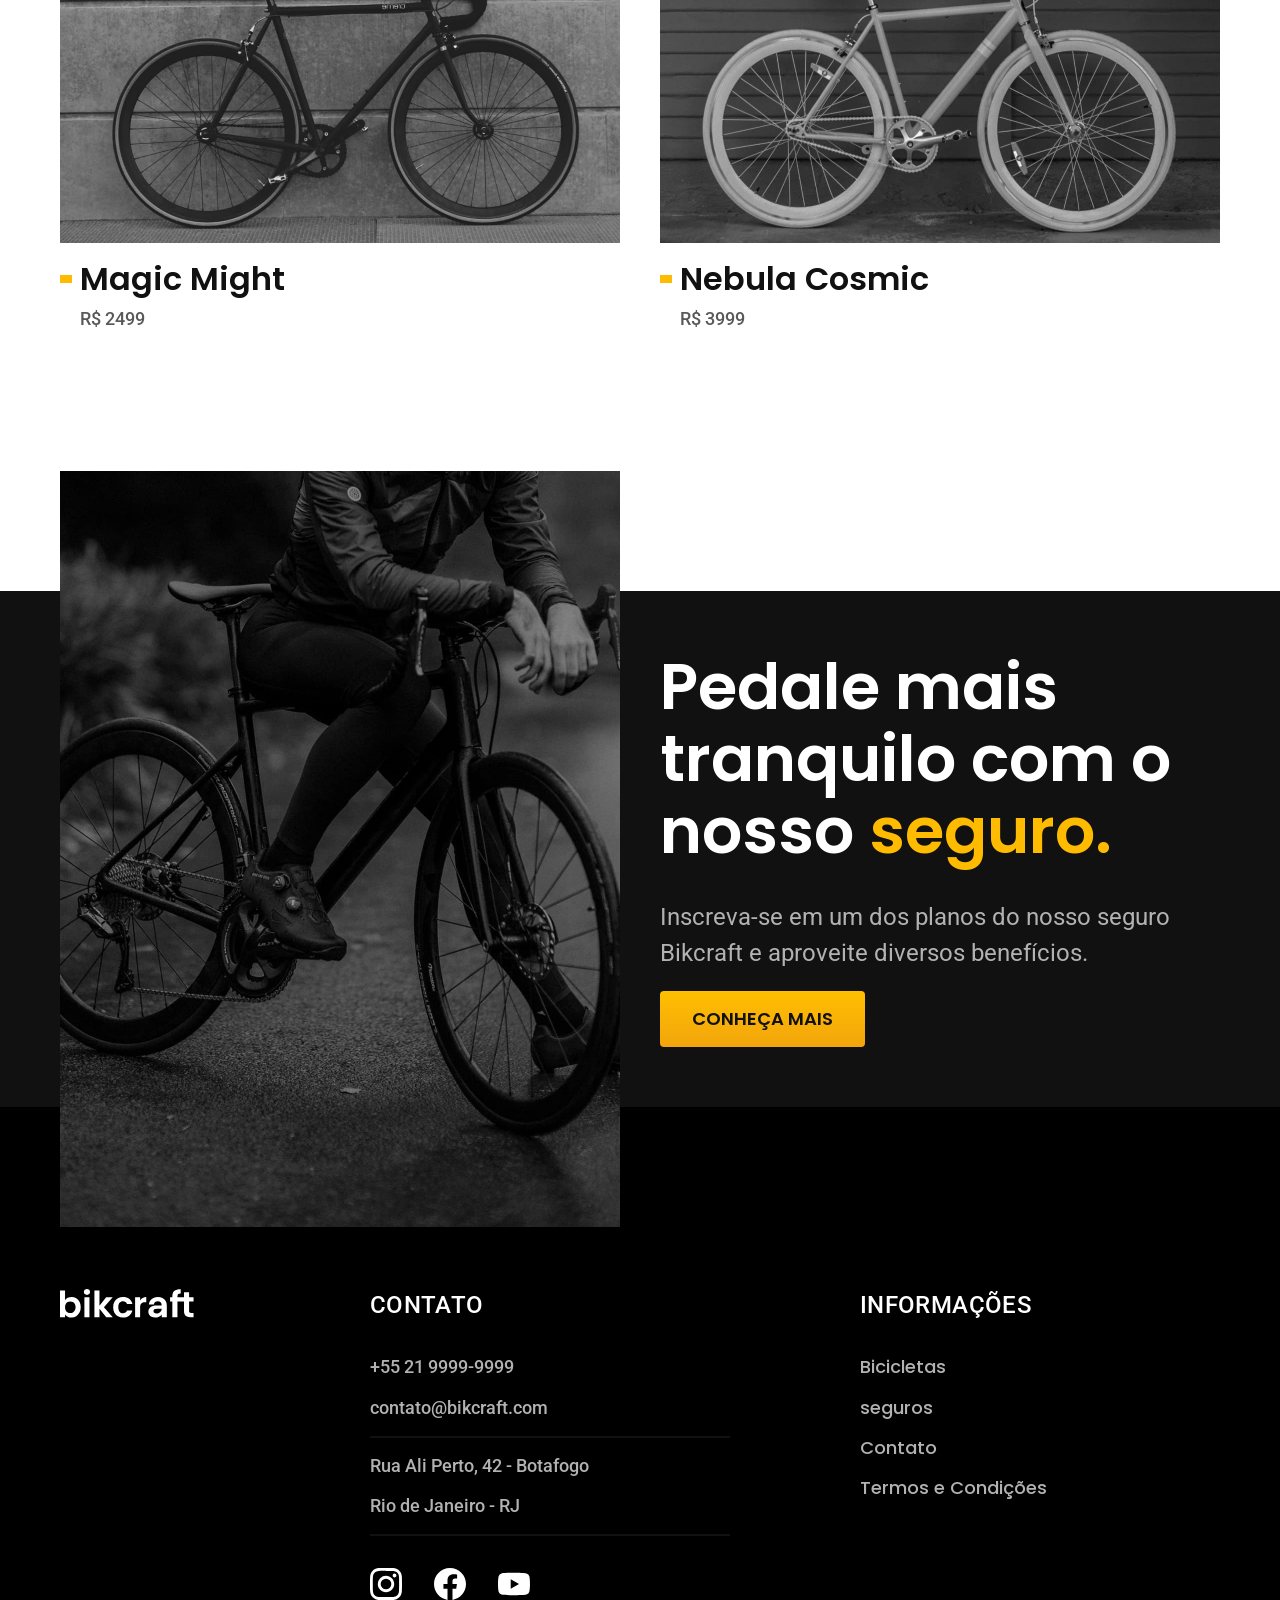
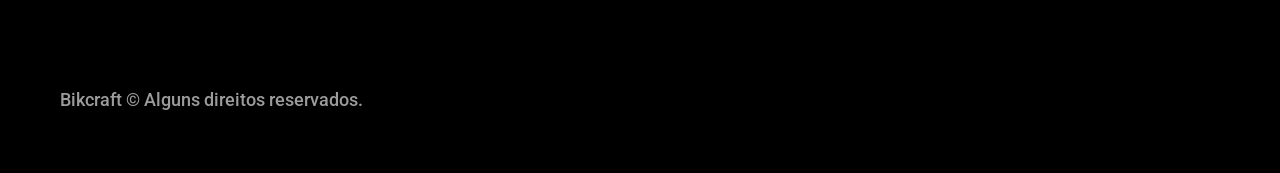
<file: bicicletas/nimbus.html>
<!DOCTYPE html>
    <head lang="en">
        <meta charset="UTF-8">
        <meta name="viewport" content="width=device-width, initial-scale=1.0">
        <title>Nimbus| Bikcraft</title>
        <meta name="description" content="Termos e Condições">
        <link rel="icon" href="../favicon.svg" type="image/svg+xml">
        <link rel="stylesheet" href="../css/style.css">     
        <link rel="preconnect" href="https://fonts.googleapis.com">
        <link rel="preconnect" href="https://fonts.gstatic.com" crossorigin>
        <link rel="preconnect" href="https://fonts.googleapis.com">
        <link rel="preconnect" href="https://fonts.gstatic.com" crossorigin>
        <link href="https://fonts.googleapis.com/css2?family=Merriweather:ital,opsz,wght@0,18..144,300..900;1,18..144,300..900&family=Poppins:ital,wght@0,100;0,200;0,300;0,400;0,500;0,600;0,700;0,800;0,900;1,100;1,200;1,300;1,400;1,500;1,600;1,700;1,800;1,900&family=Roboto:ital,wght@0,100..900;1,100..900&display=swap" rel="stylesheet">

     <script> document.documentElement.classList.add("js")</script>
    <body id="bicicleta">
    <header class="header-bg">
        <div class="header">
            <a href="../">
                <img src="../img/bikcraft.svg" alt="Bikcraft">
            </a>
            <nav aria-label="primaria">
                <ul class="header-menu font-1-m cor-0">
                    <li><a href="../bicicletas.html">Bicicletas</a></li>
                    <li><a href="../seguros.html">seguros</a></li>
                    <li><a href="../contato.html">Contato</a></li>
                </ul>
    
            </nav>
        </div>
    </header>


    <main class="titulo-bg">
        <div>
            <div class="titulo container">
                <p class="font-2-xl cor-5">R$ 4999</p>
                <h1 class="font-1-xxl cor-0">Nimbus Stark<span class="cor-p1">.</span></h1>
            </div>
        </div>

        <div class="bicicleta container">
            <div class="bicicleta-imagens">
                <img src="..//img/bicicleta/nimbus1.jpg" alt="Bicicleta 1">
                <img src="..//img/bicicleta/nimbus2.jpg" alt="Bicicleta 2">
                <img src="..//img/bicicleta/nimbus3.jpg" alt="Bicicleta 3">
            </div>

            <div class="bicicleta-conteudo">
                    <p class="font-2-l cor-5">A Nimbus Stark é a melhor Bikcraft já criada pela nossa equipe. Ela vem equipada com os melhores acessórios, o que garante maior velocidade.</p>
                    <div class="bicicleta-comprar">
                        <a class="botao" href="../orcamento.html?tipo=bikcraft&produto=nimbus">comprar agora</a>
                        <span class="font-1-xs cor-6"><img src="../img/icones/entrega.svg" alt="">entrega em 5 dias</span>
                        <span class="font-1-xs cor-6"><img src="../img/icones/estoque.svg" alt="">18 em entosque</span>
                    </div>
            
                <h2 class="font-1-xs cor-0">Informações</h2>
                <ul class="bicicleta-informacoes">
                    <li>
                        <img src="../img/icones/eletrica.svg" alt="">
                        <h3 class="font-1-m cor-0">Motor Elétrico</h3>
                        <p class="font-2-xs cor-5">Permite você viajar distâncias inimaginaveis com a sua bike.</p>
                    </li>
                    <li>
                        <img src="../img/icones/velocidade.svg" alt="">
                        <h3 class="font-1-m cor-0">50 km/h</h3>
                        <p class="font-2-xs cor-5">A mais rápida bicicleta elétrica disponível hoje no mercado.</p>
                    </li>
                    <li>
                        <img src="../img/icones/rastreador.svg" alt="">
                        <h3 class="font-1-m cor-0">Rastreador</h3>
                        <p class="font-2-xs cor-5">Rastreador e sistema anti-furto para garantir o seu sossego.</p>
                    </li>
                    <li>
                        <img src="../img/icones/carbono.svg" alt="">
                        <h3 class="font-1-m cor-0">Fibra de Carbono</h3>
                        <p class="font-2-xs cor-5">Maior proteção possível para a sua Bikcraft com fibra de carbono.</p>
                    </li>
                </ul>
                <h2 class="font-1-xs cor-0">Ficha Técnica</h2>
                <ul class="bicicleta-ficha font-2-s cor-4">
                    <li>Peso <span>9 kg</span></li>
                    <li>Altura <span>60 cm</span></li>
                    <li>Largura <span>120 cm</span></li>
                    <li>Profundidade <span>10 cm</span></li>
                    <li>Marchas <span>16</span></li>
                    <li>Roda <span>29</span></li>
                </ul>
          </div>
        </div>
    </main>



    <article class="bicicletas-lista container">

        <h2 class="container font-1-xxl">escolha a sua<span class="cor-p1">.</span></h2>

        <ul>
            <li>
                <a href="./magic.html">
                    <img src="../img/bicicletas/magic.jpg" alt="Bicicleta preta">
                    <h3 class="font-1-xl">Magic Might</h3>
                    <span class="font-2-m cor-8">R$ 2499</span>
                </a>
            </li>
            <li>
                <a href="./nimbus.html">
                    <img src="../img/bicicletas/nebula.jpg" alt="Bicicleta preta">
                    <h3 class="font-1-xl">Nebula Cosmic</h3>
                    <span class="font-2-m cor-8">R$ 3999</span>
                </a>
            </li>
        </ul>
    </article>


    <article class="seguro-bg">
        <div class="seguro container">
            <div class="seguro-imagem">
                <img src="../img/fotos/seguros.jpg" alt="Pessoa parada em cima de uma bicicleta">
            </div>
            <div class="seguro-conteudo">
                <h2 class="font-1-xxl cor-0">Pedale mais tranquilo com o nosso <span class="cor-p1">seguro.</span></h2>
                <p class="font-2-l cor-5">Inscreva-se em um dos planos do nosso seguro Bikcraft e aproveite diversos benefícios.</p>
                <a class="botao" href="../seguros.html">Conheça Mais</a>
            </div>
        </div>
    </article>

     <footer class="footer-bg">
        <div class="footer container">
            <img src="../img/bikcraft.svg" alt="Bikcraft">
            <div class="footer-contato">
                <h3 class="font-2-l-b cor-0">Contato</h3>
                <ul class="font-2-m cor-5">
                    <li><a href="tel:+552199999999">+55 21 9999-9999</a></li>
                    <li><a href="mailto:contato@bikcraft.com">contato@bikcraft.com</a></li>
                    <li>Rua Ali Perto, 42 - Botafogo</li>
                    <li>Rio de Janeiro - RJ</li>
                </ul>
                <div class="footer-redes">
                    <a href="./"><img src="../img/redes/instagram.svg" alt="instagram"></a>
                    <a href="./"><img src="../img/redes/facebook.svg" alt="facebook"></a>
                    <a href="./"><img src="../img/redes/youtube.svg" alt="youtube"></a>
                </div>
            </div>

            <div class="footer-informacoes">
                <h3 class="font-2-l-b cor-0">informações</h3>
                <nav>
                    <ul class="font-1-m cor-5">
                        <li><a href="../bicicletas.html">Bicicletas</a></li>
                        <li><a href="../seguros.html">seguros</a></li>
                        <li><a href="../contato.html">Contato</a></li>
                        <li><a href="../termos.html">Termos e Condições</a></li>
                    </ul>
                </nav>
            </div>
            <p class="footer-copy font-2-m cor-6">Bikcraft © Alguns direitos reservados.</p>
        </div>
    </footer>
 <script src="../js/script.js"></script>

</body>
</html>
</file>
<file: css/style.css>
@import "/css//global/global.css";
@import "./utilidades/componentes.css";
@import "/css/global/header.css";
@import "/css/global/footer.css";

/*utilidades*/
@import "/css//utilidades/tipografia.css";
@import "/css//utilidades/formulario.css";
@import "/css/utilidades/cores.css";
@import "/css/utilidades/animacao.css";

/*Home*/
@import "/css/home/introducao.css";
@import "/css/home/tecnologia.css";
@import "/css/home/parceiros.css";
@import "/css/home/depoimento.css";


/*Bicicletas*/
@import "/css//bicicletas/bicicletas-lista.css";
@import "/css//bicicletas/bicicletas.css";



/*Bicicletas*/
@import "/css//bicicleta/bicicleta.css";
@import "/css//bicicleta/seguro.css";

/*Seguros*/
@import "/css//seguros/seguros.css";
@import "/css//seguros/vantagens.css";
@import "/css//seguros/perguntas.css";

/*contato*/
@import "/css//contato/contato.css";
@import "/css//contato/lojas.css";

/*contato*/
@import "/css/orcamento/orcamento.css";

/*termos*/
@import "/css//termos/termos.css";
</file>
<file: css/global/header.css>
.header-bg {
    background-color: var(--cor-12);
}

.header {
    display: flex;
    flex-wrap: wrap;/* Permite que os itens do header quebrem para a próxima linha em telas menores */
    gap: 20px;
    justify-content: space-between;
    align-items: center;
    box-sizing: border-box; /* Inclui o padding na largura total do elemento */
    padding: 20px;
    max-width: 1200px; /* Define uma largura máxima para o header */
    margin-left: auto; /* Centraliza o header horizontalmente */
    margin-right: auto; /* Centraliza o header horizontalmente */
}

.header-menu {
    display: flex;
    gap: 40px;
    flex-wrap: wrap;
}

.header-menu a {
    display: inline-block;
    padding: 16px 0px;
    font-size: 18px;
    position: relative;
    font-family: "Poppins", sans-serif;
    font-weight: 400;
    color: var(--cor-0);
}

.header-menu a::after { /* Adiciona um efeito de sublinhado animado */
    content: "";
    display: block;
    height: 2px;
    width: 0%;
    background: var(--cor-0);
    margin-top: 4px;
    transition: 0.3s;
    position: absolute;
}

.header-menu a:hover::after, 
.header-menu a.ativo::after{ /* Animação do sublinhado ao passar o mouse */
    width: 100%;
}


@media (max-width: 768px) {
  
    .header-menu {
       gap: 20px; 
    }

    .header a::after {
        display: none;
    }

    .header-menu a {
        background: var(--cor-11);
        padding: 12px 16px;
        border-radius: 4px;
    }

    .header-menu a:hover {
       background-color: var(--cor-10);
    }
}

@media (max-width: 600px) {
  
    .header-menu {
       gap: 12px; 
    }

    .header-menu a {
        padding: 8px 12px;
        font-size: 14px;
    }
}
</file>
<file: css/global/global.css>
body {
    margin: 0px;
    font-family: Arial, Helvetica, sans-serif;
    color: #111111;
    height: 600px;
}

h1, h2, h3, h4, ul, p, blockquote, dd {
    margin: 0px;
}

ul {
    padding: 0px;
    list-style: none; /* Remove os marcadores da lista */
}

a {
    text-decoration: none;
    color: inherit;
}

img {
    max-width: 100%;
    height: auto;
    display: block;
}

img [src$=".jpg"] {
    border-radius: 4px;
}
</file>
<file: css/home/introducao.css>
.introducao-bg {
    background: var(--cor-12) url(../../img/dec/bottom-left.svg) no-repeat bottom 160px left 20px;
    box-shadow: inset 0 -120px var(--cor-0);
}

.introducao {
    display: grid;
    grid-template-columns: 1fr 1fr;
    gap: 0px 40px;
}

.introducao-conteudo {
    align-self: end;
    padding-bottom: 200px;
}


.introducao img {
    width: 100%;
    height: 100%;
    object-fit: cover; /* Garante que a imagem preencha o espaço disponível sem distorção */
    border-radius: 4px;
}

.introducao h1 {
    padding-bottom: 32px;
}

.introducao p {
    margin-bottom: 20px;
}

@media (max-width: 1200px){
    .introducao h1 {
        font-size: 48px;
        
    }

    .introducao p {
        font-size: 18px;
    }
}


@media (max-width: 800px){

    .introducao-bg {
        background: var(--cor-11);
        padding-top: 40px;
        box-shadow: inset 0 -60px #ffffff;
    }

    .introducao {
        grid-template-columns: 1fr;
        gap: 32px;
    }

    .introducao-conteudo {
        padding-bottom: 0px;
    }
    
    .introducao h1 {
        margin-bottom: 0px;
    }
    
    .introducao img {
        height: 300px;
        width: 100%;
    }
}
</file>
